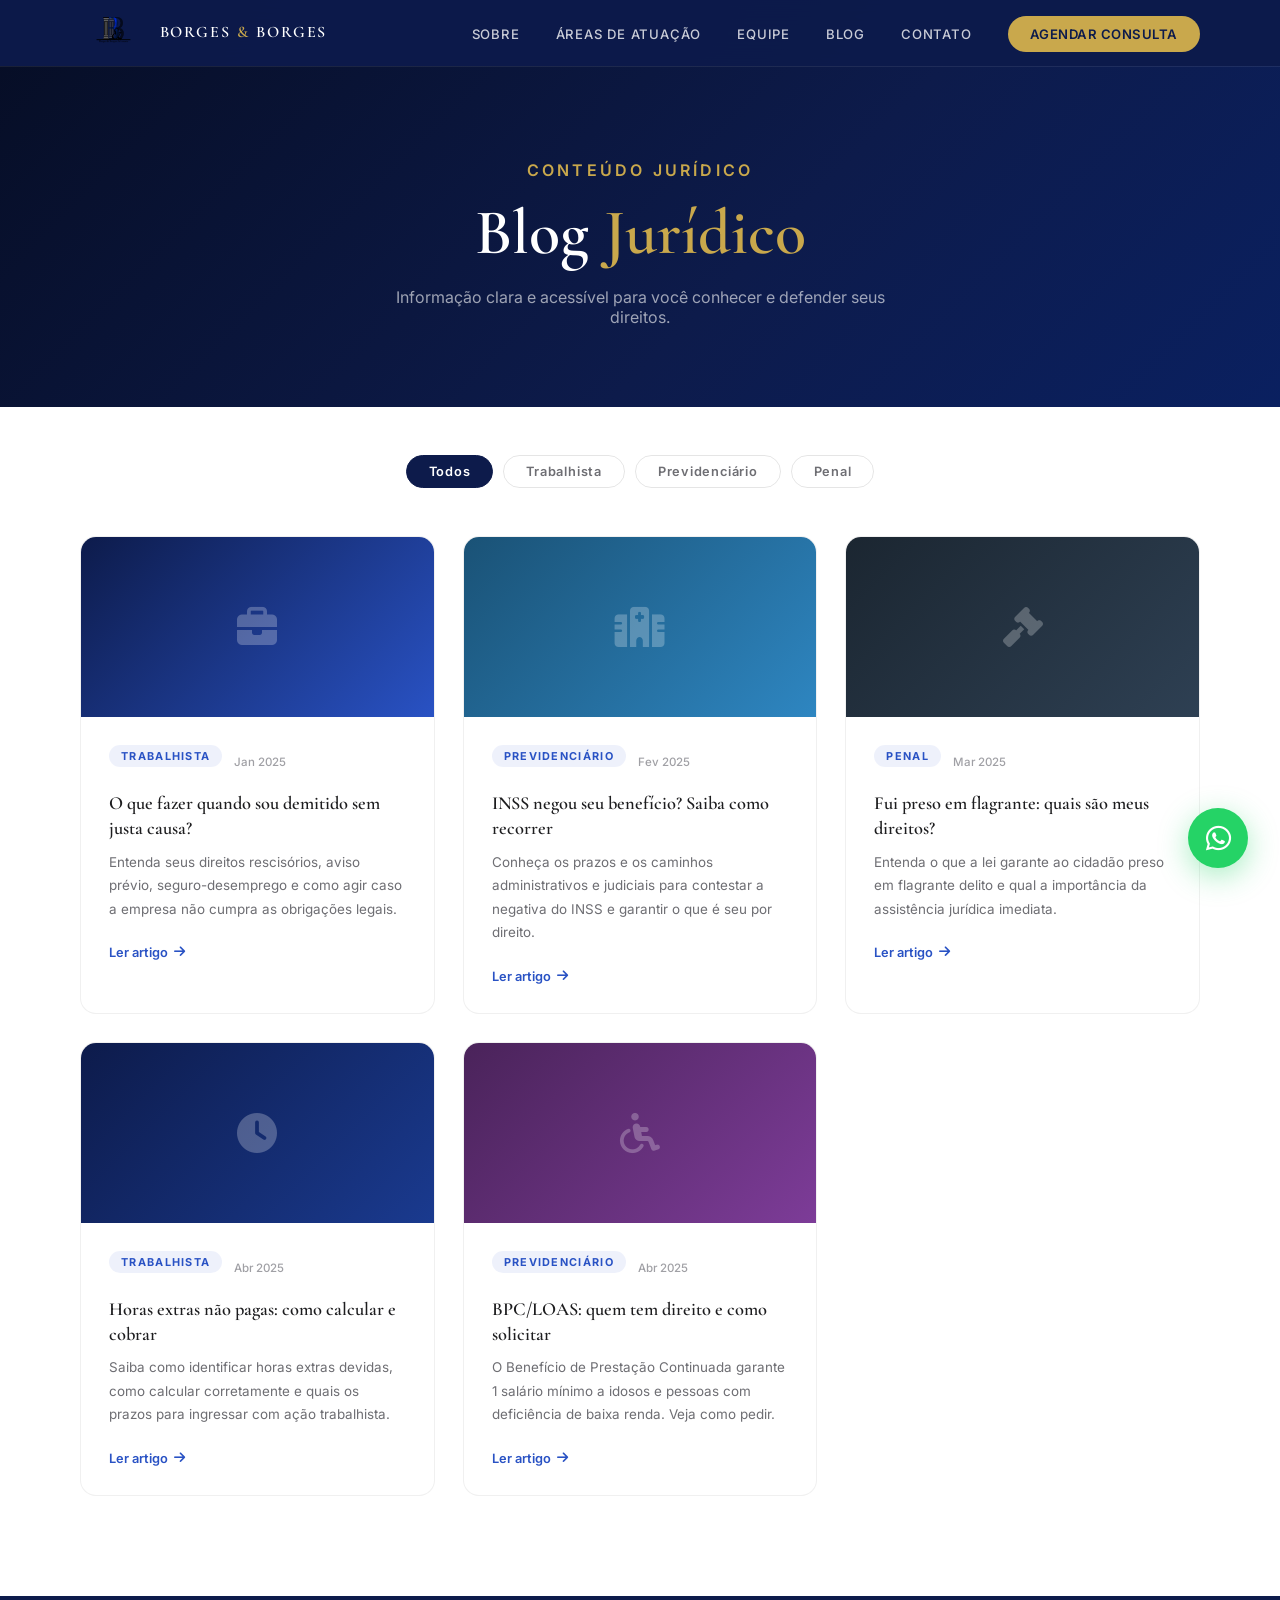
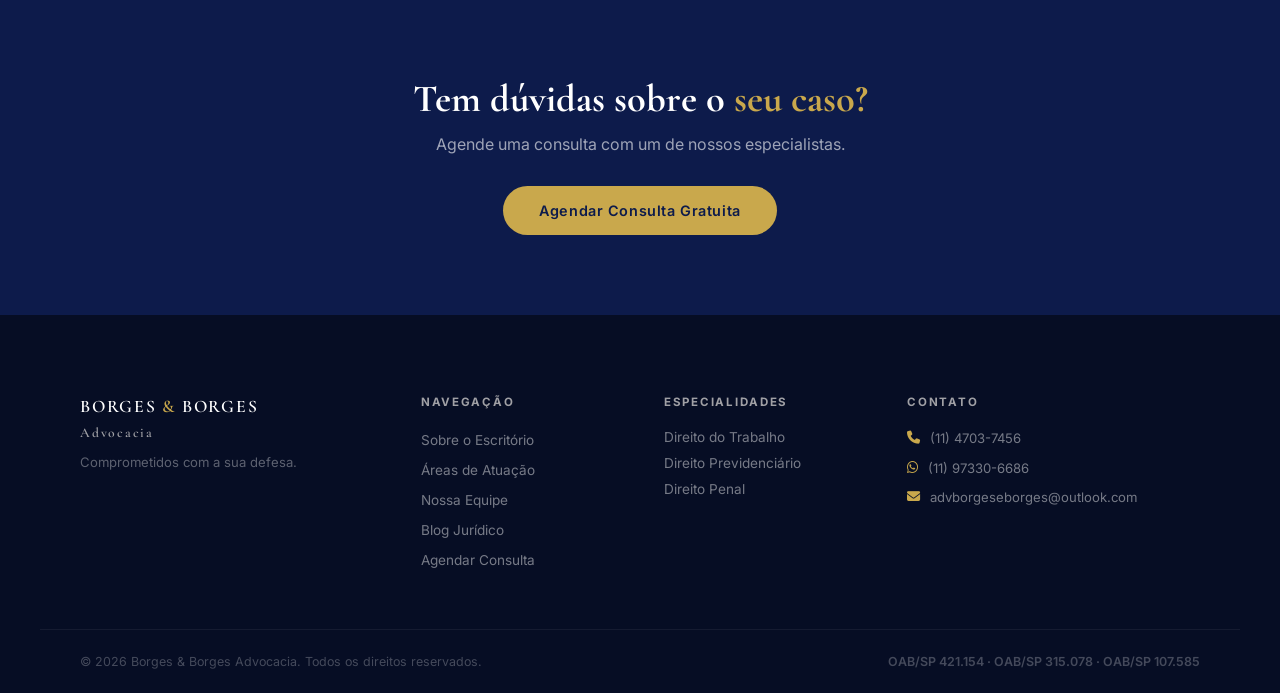
<file: blog.html>
<!DOCTYPE html>
<html lang="pt-BR">
<head>
  <meta charset="UTF-8" />
  <meta name="viewport" content="width=device-width, initial-scale=1.0" />
  <meta name="description" content="Blog Jurídico — Borges & Borges Advocacia. Artigos sobre Direito do Trabalho, Previdenciário e Penal." />
  <title>Blog Jurídico — Borges & Borges Advocacia</title>
  <link rel="preconnect" href="https://fonts.googleapis.com" />
  <link rel="preconnect" href="https://fonts.gstatic.com" crossorigin />
  <link href="https://fonts.googleapis.com/css2?family=Cormorant+Garamond:ital,wght@0,300;0,400;0,500;0,600;0,700;1,400;1,600&family=Inter:wght@300;400;500;600&display=swap" rel="stylesheet" />
  <link rel="stylesheet" href="https://cdnjs.cloudflare.com/ajax/libs/font-awesome/6.5.0/css/all.min.css" />
  <link rel="stylesheet" href="css/style.css?v=20261002" />
  <style>
    /* Blog page extras */
    .blog-hero {
      background: linear-gradient(135deg, #060d24 0%, #0d1b4b 60%, #0a2060 100%);
      padding: 160px 40px 80px;
      text-align: center;
    }
    .blog-hero h1 {
      font-family: var(--font-serif);
      font-size: clamp(2.5rem, 5vw, 4rem);
      color: var(--white);
      font-weight: 600;
      margin-bottom: 16px;
    }
    .blog-hero h1 em { color: var(--gold); font-style: normal; }
    .blog-hero p {
      font-size: 1rem;
      color: rgba(255,255,255,0.6);
      max-width: 500px;
      margin: 0 auto;
    }

    .blog-filters {
      display: flex; justify-content: center; gap: 10px;
      flex-wrap: wrap;
      padding: 48px 40px 0;
      max-width: 900px; margin: 0 auto;
    }
    .filter-btn {
      padding: 8px 22px;
      border-radius: 50px;
      font-size: 0.8rem;
      font-weight: 600;
      letter-spacing: 0.06em;
      border: 1.5px solid rgba(0,0,0,0.1);
      background: transparent;
      color: var(--gray);
      cursor: pointer;
      transition: all 0.2s;
    }
    .filter-btn.active, .filter-btn:hover {
      background: var(--navy);
      color: var(--white);
      border-color: var(--navy);
    }

    .blog-page-grid {
      max-width: 1200px; margin: 0 auto;
      padding: 48px 40px 100px;
      display: grid;
      grid-template-columns: repeat(3, 1fr);
      gap: 28px;
    }

    .blog-page-card {
      background: var(--white);
      border-radius: 16px;
      overflow: hidden;
      border: 1px solid rgba(0,0,0,0.06);
      transition: all 0.4s ease;
    }
    .blog-page-card:hover { transform: translateY(-6px); box-shadow: 0 20px 60px rgba(0,0,0,0.1); }

    .blog-page-img {
      height: 180px;
      display: flex; align-items: center; justify-content: center;
    }
    .blog-page-img i { font-size: 2.5rem; color: rgba(255,255,255,0.25); }

    .blog-page-body { padding: 28px; }
    .blog-page-meta {
      display: flex; align-items: center; gap: 12px;
      margin-bottom: 12px;
    }
    .blog-page-date {
      font-size: 0.72rem;
      color: var(--silver);
      font-weight: 500;
    }
    .blog-page-body h3 {
      font-family: var(--font-serif);
      font-size: 1.15rem;
      font-weight: 600;
      color: var(--dark);
      line-height: 1.35;
      margin-bottom: 10px;
    }
    .blog-page-body p {
      font-size: 0.84rem;
      color: var(--gray);
      line-height: 1.75;
      margin-bottom: 20px;
    }
    .blog-read-link {
      display: inline-flex; align-items: center; gap: 6px;
      font-size: 0.8rem;
      font-weight: 600;
      color: var(--blue-light);
      transition: gap 0.2s;
    }
    .blog-read-link:hover { gap: 10px; }

    .blog-cta-banner {
      background: var(--navy);
      padding: 80px 40px;
      text-align: center;
    }
    .blog-cta-banner h2 {
      font-family: var(--font-serif);
      font-size: clamp(1.8rem, 3vw, 2.8rem);
      color: var(--white);
      margin-bottom: 12px;
    }
    .blog-cta-banner h2 em { color: var(--gold); font-style: normal; }
    .blog-cta-banner p {
      color: rgba(255,255,255,0.6);
      margin-bottom: 32px;
      font-size: 1rem;
    }

    @media (max-width: 900px) {
      .blog-page-grid { grid-template-columns: 1fr 1fr; }
    }
    @media (max-width: 600px) {
      .blog-page-grid { grid-template-columns: 1fr; padding: 32px 24px 60px; }
      .blog-hero { padding: 140px 24px 60px; }
      .blog-filters { padding: 32px 24px 0; }
    }
  </style>
</head>
<body>

  <!-- Navbar -->
  <nav id="navbar" class="scrolled">
    <div class="nav-container">
      <a href="index.html" class="nav-logo">
        <img src="assets/logo.png" alt="Borges & Borges Advocacia" onerror="this.style.display='none'" />
        <span class="nav-logo-text">BORGES <em>&</em> BORGES</span>
      </a>
      <ul class="nav-links">
        <li><a href="index.html#sobre">Sobre</a></li>
        <li><a href="index.html#areas">Áreas de Atuação</a></li>
        <li><a href="index.html#equipe">Equipe</a></li>
        <li><a href="blog.html">Blog</a></li>
        <li><a href="index.html#contato">Contato</a></li>
        <li><a href="index.html#agendamento" class="nav-cta">Agendar Consulta</a></li>
      </ul>
      <button class="nav-toggle" id="navToggle" aria-label="Menu">
        <span></span><span></span><span></span>
      </button>
    </div>
  </nav>

  <!-- Blog Hero -->
  <div class="blog-hero">
    <p class="section-eyebrow" style="color:var(--gold); display:block; margin-bottom:14px;">Conteúdo Jurídico</p>
    <h1>Blog <em>Jurídico</em></h1>
    <p>Informação clara e acessível para você conhecer e defender seus direitos.</p>
  </div>

  <!-- Filters -->
  <div class="blog-filters">
    <button class="filter-btn active">Todos</button>
    <button class="filter-btn">Trabalhista</button>
    <button class="filter-btn">Previdenciário</button>
    <button class="filter-btn">Penal</button>
  </div>

  <!-- Articles Grid -->
  <div class="blog-page-grid">

    <article class="blog-page-card reveal-up">
      <div class="blog-page-img" style="background: linear-gradient(135deg, var(--navy), #2952c4);">
        <i class="fas fa-briefcase"></i>
      </div>
      <div class="blog-page-body">
        <div class="blog-page-meta">
          <span class="blog-tag">Trabalhista</span>
          <span class="blog-page-date">Jan 2025</span>
        </div>
        <h3>O que fazer quando sou demitido sem justa causa?</h3>
        <p>Entenda seus direitos rescisórios, aviso prévio, seguro-desemprego e como agir caso a empresa não cumpra as obrigações legais.</p>
        <a href="#" class="blog-read-link">Ler artigo <i class="fas fa-arrow-right"></i></a>
      </div>
    </article>

    <article class="blog-page-card reveal-up delay-1">
      <div class="blog-page-img" style="background: linear-gradient(135deg, #1a5276, #2e86c1);">
        <i class="fas fa-hospital"></i>
      </div>
      <div class="blog-page-body">
        <div class="blog-page-meta">
          <span class="blog-tag">Previdenciário</span>
          <span class="blog-page-date">Fev 2025</span>
        </div>
        <h3>INSS negou seu benefício? Saiba como recorrer</h3>
        <p>Conheça os prazos e os caminhos administrativos e judiciais para contestar a negativa do INSS e garantir o que é seu por direito.</p>
        <a href="#" class="blog-read-link">Ler artigo <i class="fas fa-arrow-right"></i></a>
      </div>
    </article>

    <article class="blog-page-card reveal-up delay-2">
      <div class="blog-page-img" style="background: linear-gradient(135deg, #1b2631, #2e4053);">
        <i class="fas fa-gavel"></i>
      </div>
      <div class="blog-page-body">
        <div class="blog-page-meta">
          <span class="blog-tag">Penal</span>
          <span class="blog-page-date">Mar 2025</span>
        </div>
        <h3>Fui preso em flagrante: quais são meus direitos?</h3>
        <p>Entenda o que a lei garante ao cidadão preso em flagrante delito e qual a importância da assistência jurídica imediata.</p>
        <a href="#" class="blog-read-link">Ler artigo <i class="fas fa-arrow-right"></i></a>
      </div>
    </article>

    <article class="blog-page-card reveal-up delay-2">
      <div class="blog-page-img" style="background: linear-gradient(135deg, var(--navy), #1a3a8f);">
        <i class="fas fa-clock"></i>
      </div>
      <div class="blog-page-body">
        <div class="blog-page-meta">
          <span class="blog-tag">Trabalhista</span>
          <span class="blog-page-date">Abr 2025</span>
        </div>
        <h3>Horas extras não pagas: como calcular e cobrar</h3>
        <p>Saiba como identificar horas extras devidas, como calcular corretamente e quais os prazos para ingressar com ação trabalhista.</p>
        <a href="#" class="blog-read-link">Ler artigo <i class="fas fa-arrow-right"></i></a>
      </div>
    </article>

    <article class="blog-page-card reveal-up delay-3">
      <div class="blog-page-img" style="background: linear-gradient(135deg, #4a235a, #7d3c98);">
        <i class="fas fa-wheelchair"></i>
      </div>
      <div class="blog-page-body">
        <div class="blog-page-meta">
          <span class="blog-tag">Previdenciário</span>
          <span class="blog-page-date">Abr 2025</span>
        </div>
        <h3>BPC/LOAS: quem tem direito e como solicitar</h3>
        <p>O Benefício de Prestação Continuada garante 1 salário mínimo a idosos e pessoas com deficiência de baixa renda. Veja como pedir.</p>
        <a href="#" class="blog-read-link">Ler artigo <i class="fas fa-arrow-right"></i></a>
      </div>
    </article>

  </div>

  <!-- CTA Banner -->
  <div class="blog-cta-banner">
    <h2>Tem dúvidas sobre o <em>seu caso?</em></h2>
    <p>Agende uma consulta com um de nossos especialistas.</p>
    <a href="index.html#agendamento" class="btn-primary">Agendar Consulta Gratuita</a>
  </div>

  <!-- Footer -->
  <footer id="footer">
    <div class="footer-top">
      <div class="footer-brand">
        <p class="footer-brand-name">BORGES <span>&</span> BORGES<br /><em>Advocacia</em></p>
        <p class="footer-tagline">Comprometidos com a sua defesa.</p>
      </div>
      <div class="footer-nav">
        <h5>Navegação</h5>
        <ul>
          <li><a href="index.html#sobre">Sobre o Escritório</a></li>
          <li><a href="index.html#areas">Áreas de Atuação</a></li>
          <li><a href="index.html#equipe">Nossa Equipe</a></li>
          <li><a href="blog.html">Blog Jurídico</a></li>
          <li><a href="index.html#agendamento">Agendar Consulta</a></li>
        </ul>
      </div>
      <div class="footer-areas">
        <h5>Especialidades</h5>
        <ul>
          <li>Direito do Trabalho</li>
          <li>Direito Previdenciário</li>
          <li>Direito Penal</li>
        </ul>
      </div>
      <div class="footer-contact">
        <h5>Contato</h5>
        <p><i class="fas fa-phone"></i> (11) 4703-7456</p>
        <p><i class="fab fa-whatsapp"></i> (11) 97330-6686</p>
        <p><i class="fas fa-envelope"></i> advborgeseborges@outlook.com</p>
      </div>
    </div>
    <div class="footer-bottom">
      <p>© <span id="year"></span> Borges & Borges Advocacia. Todos os direitos reservados.</p>
      <p class="footer-oab">OAB/SP 421.154 · OAB/SP 315.078 · OAB/SP 107.585</p>
    </div>
  </footer>

  <a href="https://wa.me/5511973306686?text=Olá!%20Vim%20pelo%20site%20e%20gostaria%20de%20agendar%20uma%20consulta."
     target="_blank" class="whatsapp-float" aria-label="WhatsApp">
    <i class="fab fa-whatsapp"></i>
    <span class="wpp-tooltip">Fale no WhatsApp</span>
  </a>

  <button id="backTop" aria-label="Voltar ao topo"><i class="fas fa-chevron-up"></i></button>

  <script>
    // Filter buttons
    document.querySelectorAll('.filter-btn').forEach(btn => {
      btn.addEventListener('click', function() {
        document.querySelectorAll('.filter-btn').forEach(b => b.classList.remove('active'));
        this.classList.add('active');
      });
    });
    // Year
    document.getElementById('year').textContent = new Date().getFullYear();
    // Back to top
    const backTop = document.getElementById('backTop');
    window.addEventListener('scroll', () => {
      backTop.classList.toggle('visible', window.scrollY > 400);
    });
    backTop.addEventListener('click', () => window.scrollTo({ top: 0, behavior: 'smooth' }));
    // Reveal
    const obs = new IntersectionObserver(entries => {
      entries.forEach(e => { if (e.isIntersecting) { e.target.classList.add('visible'); obs.unobserve(e.target); }});
    }, { threshold: 0.1 });
    document.querySelectorAll('.reveal-up').forEach(el => obs.observe(el));
  </script>
</body>
</html>
</file>
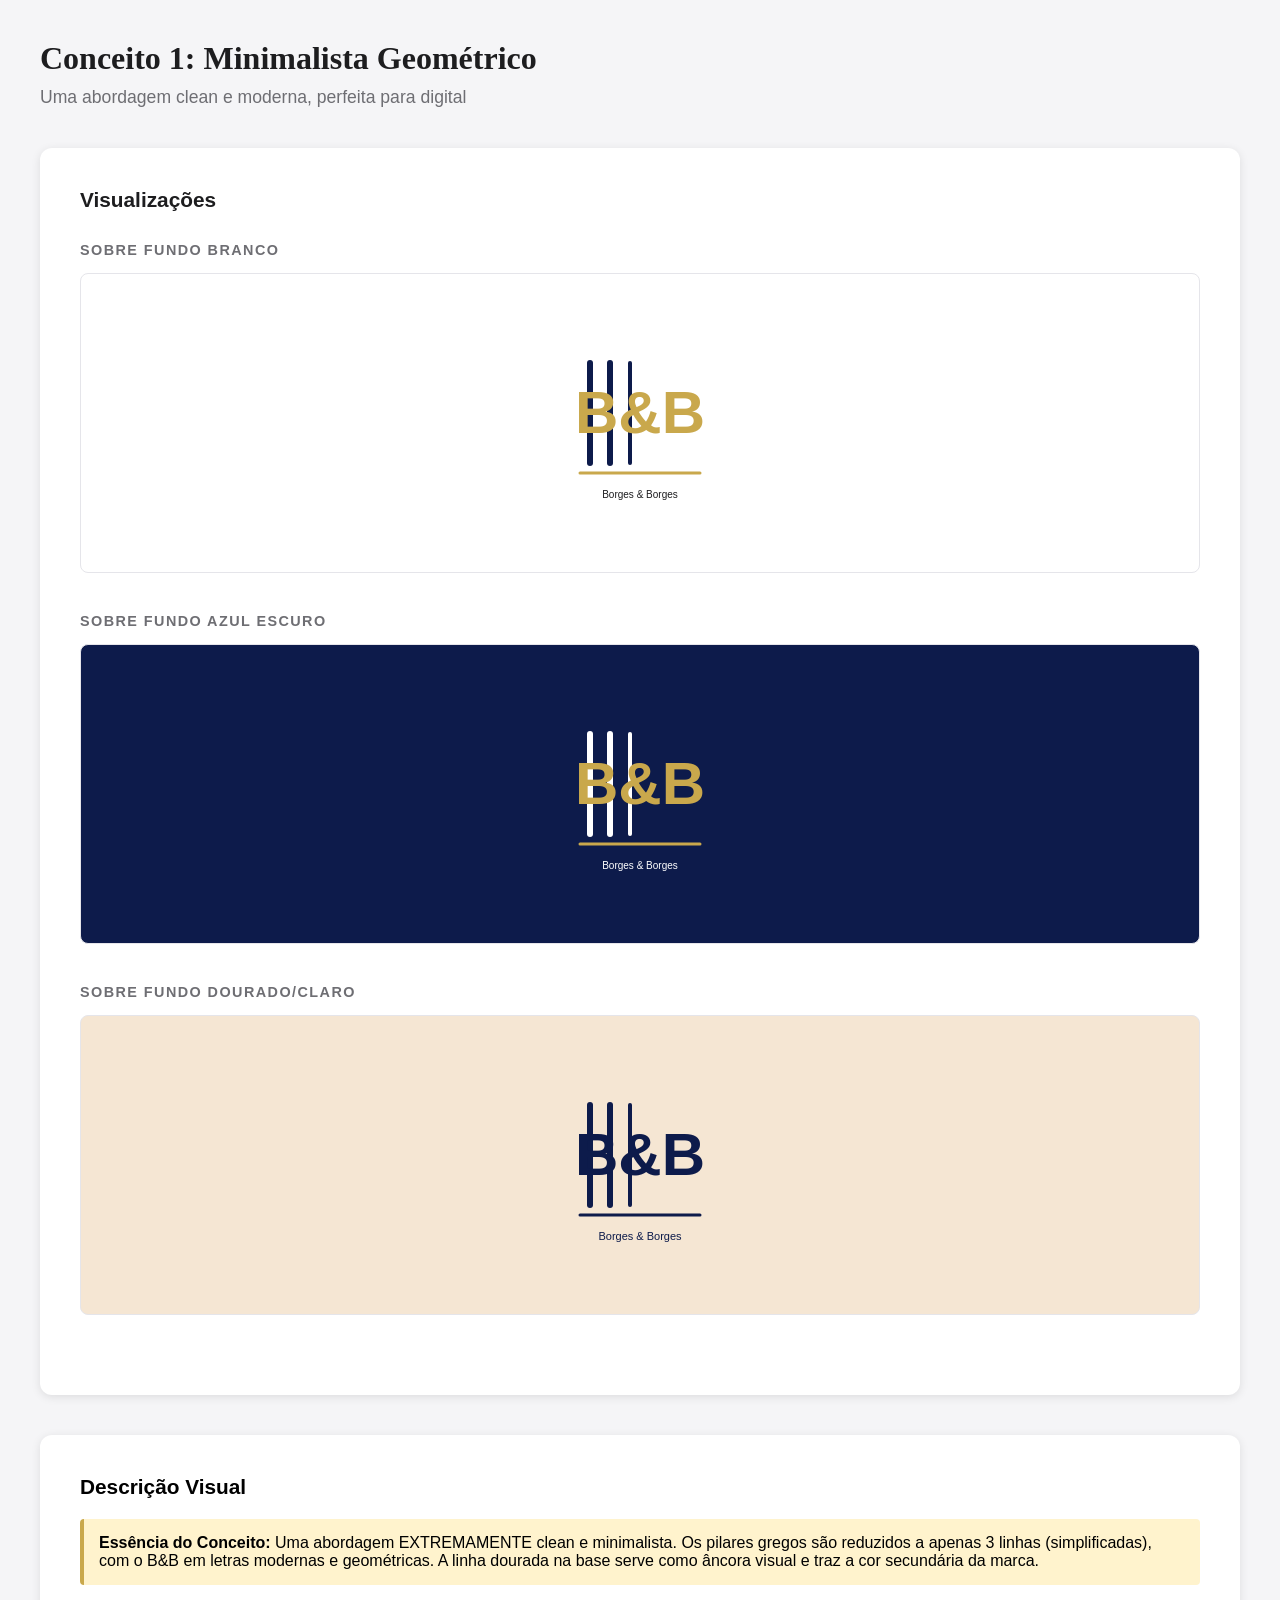
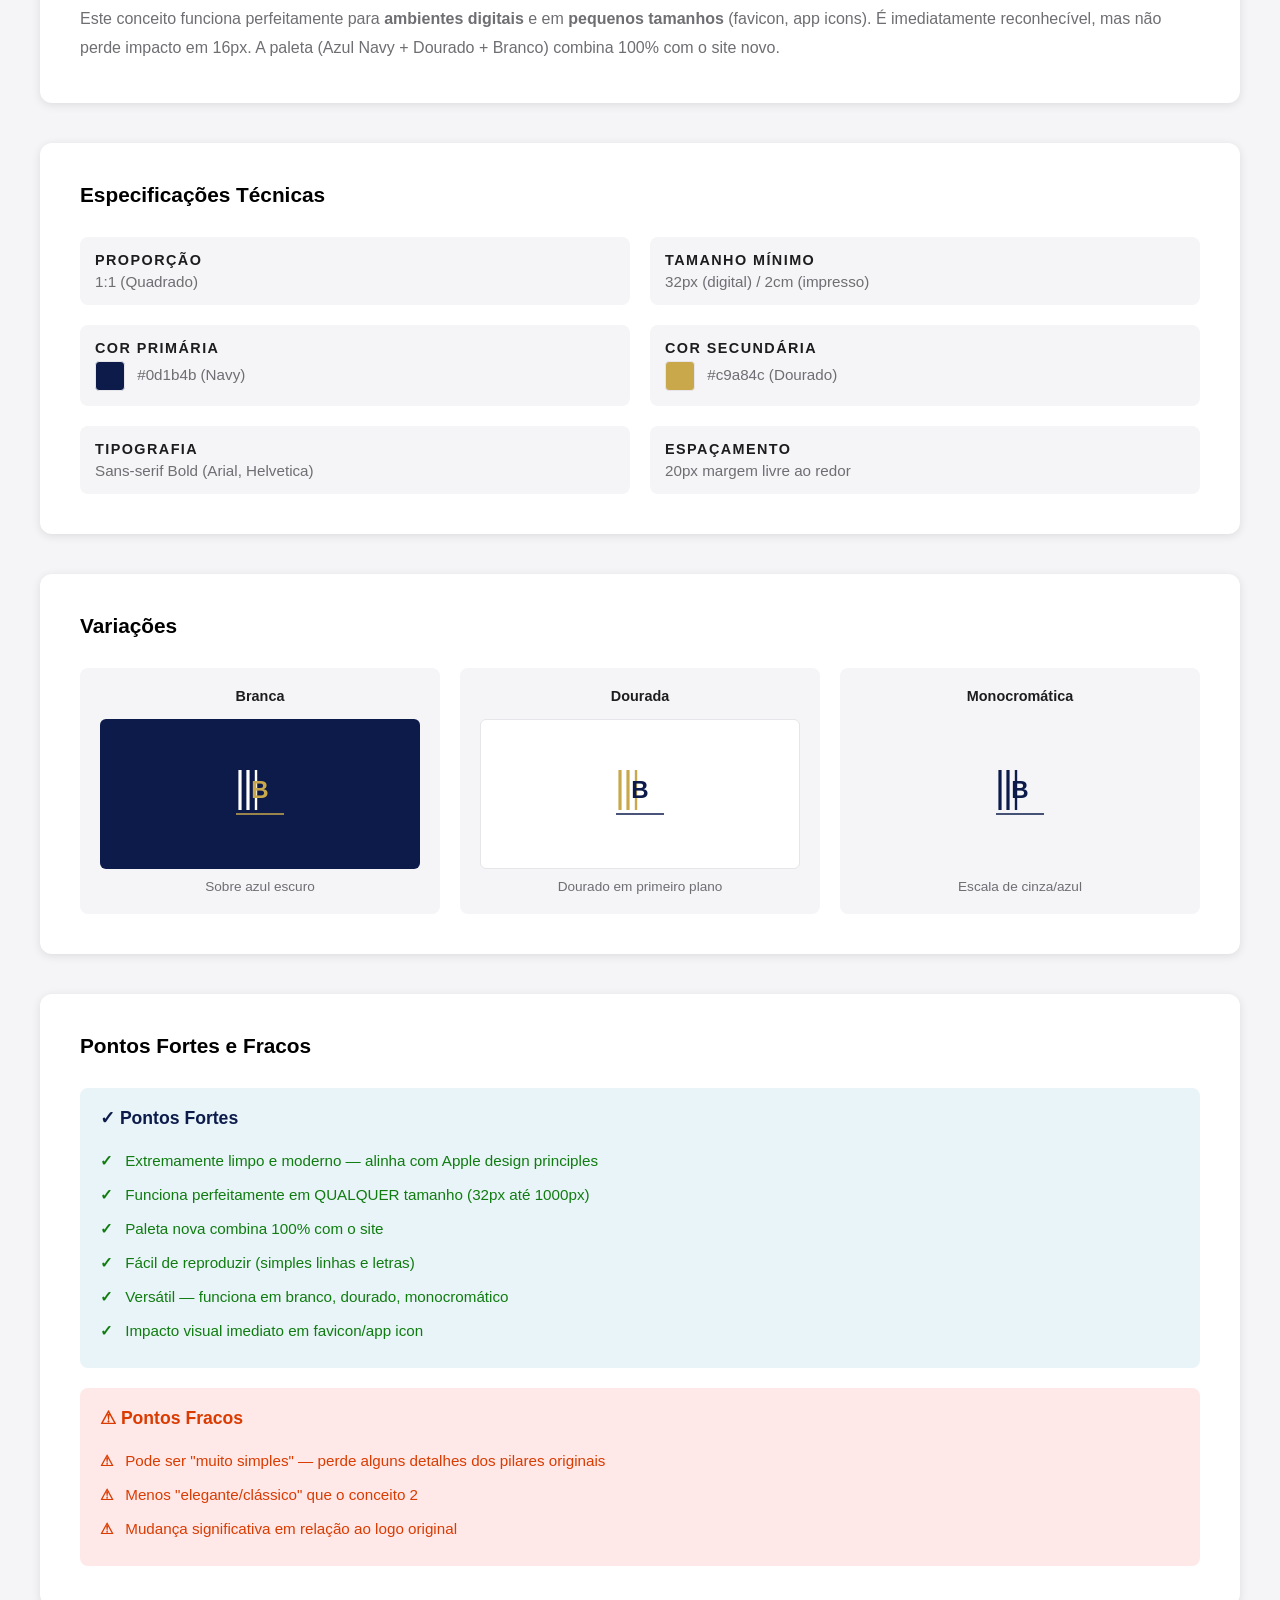
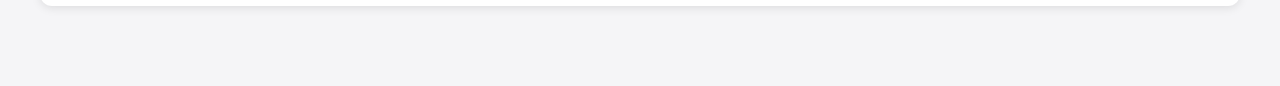
<file: conceito-1-minimalista.html>
<!DOCTYPE html>
<html lang="pt-BR">
<head>
  <meta charset="UTF-8">
  <meta name="viewport" content="width=device-width, initial-scale=1.0">
  <title>Conceito 1 — Minimalista Geométrico | Borges & Borges</title>
  <style>
    * { margin: 0; padding: 0; box-sizing: border-box; }
    body {
      font-family: 'Inter', -apple-system, sans-serif;
      background: #f5f5f7;
      padding: 40px 20px;
    }
    .container {
      max-width: 1200px;
      margin: 0 auto;
    }
    h1 {
      font-size: 2rem;
      color: #1d1d1f;
      margin-bottom: 10px;
      font-family: 'Cormorant Garamond', serif;
    }
    .subtitle {
      color: #6e6e73;
      margin-bottom: 40px;
      font-size: 1.1rem;
    }
    .preview-section {
      background: white;
      border-radius: 12px;
      padding: 40px;
      margin-bottom: 40px;
      box-shadow: 0 2px 10px rgba(0,0,0,0.1);
    }
    .logo-display {
      display: flex;
      justify-content: center;
      align-items: center;
      min-height: 300px;
      margin-bottom: 40px;
      border-radius: 8px;
      background: #ffffff;
      border: 1px solid #e5e5ea;
    }
    .logo-display.dark {
      background: #0d1b4b;
    }
    .logo-display.gold-bg {
      background: #f5e6d3;
    }
    svg {
      width: 200px;
      height: 200px;
    }
    .specs {
      display: grid;
      grid-template-columns: 1fr 1fr;
      gap: 20px;
      margin-top: 30px;
    }
    .spec-item {
      padding: 15px;
      background: #f5f5f7;
      border-radius: 8px;
    }
    .spec-label {
      font-weight: 600;
      color: #1d1d1f;
      margin-bottom: 5px;
      font-size: 0.9rem;
      text-transform: uppercase;
      letter-spacing: 0.1em;
    }
    .spec-value {
      color: #6e6e73;
      font-size: 0.95rem;
    }
    .color-swatch {
      display: inline-block;
      width: 30px;
      height: 30px;
      border-radius: 4px;
      vertical-align: middle;
      margin-right: 8px;
      border: 1px solid #e5e5ea;
    }
    .description {
      background: #fff3cd;
      border-left: 4px solid #c9a84c;
      padding: 15px;
      border-radius: 4px;
      margin-bottom: 20px;
    }
    .variations {
      display: grid;
      grid-template-columns: repeat(3, 1fr);
      gap: 20px;
      margin-top: 30px;
    }
    .variation {
      text-align: center;
      padding: 20px;
      background: #f5f5f7;
      border-radius: 8px;
    }
    .variation h4 {
      font-size: 0.9rem;
      color: #1d1d1f;
      margin-bottom: 15px;
      font-weight: 600;
    }
    .variation-preview {
      width: 100%;
      height: 150px;
      display: flex;
      align-items: center;
      justify-content: center;
      border-radius: 6px;
      margin-bottom: 10px;
    }
    .comparison {
      background: #e8f4f8;
      padding: 20px;
      border-radius: 8px;
      margin-top: 30px;
    }
    .comparison h3 {
      color: #0d1b4b;
      margin-bottom: 15px;
      font-size: 1.1rem;
    }
    .pro, .con {
      padding: 8px 0;
      font-size: 0.95rem;
    }
    .pro {
      color: #107c10;
    }
    .pro::before {
      content: '✓ ';
      font-weight: bold;
      margin-right: 8px;
    }
    .con {
      color: #da3b01;
    }
    .con::before {
      content: '⚠ ';
      font-weight: bold;
      margin-right: 8px;
    }
  </style>
</head>
<body>

<div class="container">
  <h1>Conceito 1: Minimalista Geométrico</h1>
  <p class="subtitle">Uma abordagem clean e moderna, perfeita para digital</p>

  <!-- Preview -->
  <div class="preview-section">
    <h2 style="margin-bottom: 30px; color: #1d1d1f; font-size: 1.3rem;">Visualizações</h2>

    <!-- Fundo branco -->
    <div style="margin-bottom: 40px;">
      <h3 style="font-size: 0.9rem; color: #6e6e73; margin-bottom: 15px; text-transform: uppercase; letter-spacing: 0.1em;">Sobre Fundo Branco</h3>
      <div class="logo-display">
        <svg viewBox="0 0 200 200" xmlns="http://www.w3.org/2000/svg">
          <!-- Pilares simplificados -->
          <line x1="50" y1="40" x2="50" y2="140" stroke="#0d1b4b" stroke-width="6" stroke-linecap="round"/>
          <line x1="70" y1="40" x2="70" y2="140" stroke="#0d1b4b" stroke-width="6" stroke-linecap="round"/>
          <line x1="90" y1="40" x2="90" y2="140" stroke="#0d1b4b" stroke-width="4" stroke-linecap="round"/>

          <!-- B&B -->
          <text x="100" y="110" font-family="Arial, sans-serif" font-size="60" font-weight="bold" fill="#c9a84c" text-anchor="middle">B&B</text>

          <!-- Linha base -->
          <line x1="40" y1="150" x2="160" y2="150" stroke="#c9a84c" stroke-width="3" stroke-linecap="round"/>

          <!-- Texto -->
          <text x="100" y="175" font-family="Arial, sans-serif" font-size="10" fill="#1d1d1f" text-anchor="middle">Borges & Borges</text>
        </svg>
      </div>
    </div>

    <!-- Fundo escuro -->
    <div style="margin-bottom: 40px;">
      <h3 style="font-size: 0.9rem; color: #6e6e73; margin-bottom: 15px; text-transform: uppercase; letter-spacing: 0.1em;">Sobre Fundo Azul Escuro</h3>
      <div class="logo-display dark">
        <svg viewBox="0 0 200 200" xmlns="http://www.w3.org/2000/svg">
          <!-- Pilares -->
          <line x1="50" y1="40" x2="50" y2="140" stroke="#ffffff" stroke-width="6" stroke-linecap="round"/>
          <line x1="70" y1="40" x2="70" y2="140" stroke="#ffffff" stroke-width="6" stroke-linecap="round"/>
          <line x1="90" y1="40" x2="90" y2="140" stroke="#ffffff" stroke-width="4" stroke-linecap="round"/>

          <!-- B&B -->
          <text x="100" y="110" font-family="Arial, sans-serif" font-size="60" font-weight="bold" fill="#c9a84c" text-anchor="middle">B&B</text>

          <!-- Linha base -->
          <line x1="40" y1="150" x2="160" y2="150" stroke="#c9a84c" stroke-width="3" stroke-linecap="round"/>

          <!-- Texto -->
          <text x="100" y="175" font-family="Arial, sans-serif" font-size="10" fill="#ffffff" text-anchor="middle">Borges & Borges</text>
        </svg>
      </div>
    </div>

    <!-- Fundo dourado -->
    <div>
      <h3 style="font-size: 0.9rem; color: #6e6e73; margin-bottom: 15px; text-transform: uppercase; letter-spacing: 0.1em;">Sobre Fundo Dourado/Claro</h3>
      <div class="logo-display gold-bg">
        <svg viewBox="0 0 200 200" xmlns="http://www.w3.org/2000/svg">
          <!-- Pilares -->
          <line x1="50" y1="40" x2="50" y2="140" stroke="#0d1b4b" stroke-width="6" stroke-linecap="round"/>
          <line x1="70" y1="40" x2="70" y2="140" stroke="#0d1b4b" stroke-width="6" stroke-linecap="round"/>
          <line x1="90" y1="40" x2="90" y2="140" stroke="#0d1b4b" stroke-width="4" stroke-linecap="round"/>

          <!-- B&B -->
          <text x="100" y="110" font-family="Arial, sans-serif" font-size="60" font-weight="bold" fill="#0d1b4b" text-anchor="middle">B&B</text>

          <!-- Linha base -->
          <line x1="40" y1="150" x2="160" y2="150" stroke="#0d1b4b" stroke-width="3" stroke-linecap="round"/>

          <!-- Texto -->
          <text x="100" y="175" font-family="Arial, sans-serif" font-size="11" fill="#0d1b4b" text-anchor="middle">Borges & Borges</text>
        </svg>
      </div>
    </div>
  </div>

  <!-- Descrição -->
  <div class="preview-section">
    <h2 style="margin-bottom: 20px; font-size: 1.3rem;">Descrição Visual</h2>
    <div class="description">
      <strong>Essência do Conceito:</strong> Uma abordagem EXTREMAMENTE clean e minimalista. Os pilares gregos são reduzidos a apenas 3 linhas (simplificadas), com o B&B em letras modernas e geométricas. A linha dourada na base serve como âncora visual e traz a cor secundária da marca.
    </div>
    <p style="line-height: 1.8; color: #6e6e73;">
      Este conceito funciona perfeitamente para <strong>ambientes digitais</strong> e em <strong>pequenos tamanhos</strong> (favicon, app icons). É imediatamente reconhecível, mas não perde impacto em 16px. A paleta (Azul Navy + Dourado + Branco) combina 100% com o site novo.
    </p>
  </div>

  <!-- Especificações -->
  <div class="preview-section">
    <h2 style="margin-bottom: 20px; font-size: 1.3rem;">Especificações Técnicas</h2>
    <div class="specs">
      <div class="spec-item">
        <div class="spec-label">Proporção</div>
        <div class="spec-value">1:1 (Quadrado)</div>
      </div>
      <div class="spec-item">
        <div class="spec-label">Tamanho Mínimo</div>
        <div class="spec-value">32px (digital) / 2cm (impresso)</div>
      </div>
      <div class="spec-item">
        <div class="spec-label">Cor Primária</div>
        <div class="spec-value">
          <span class="color-swatch" style="background: #0d1b4b;"></span>
          #0d1b4b (Navy)
        </div>
      </div>
      <div class="spec-item">
        <div class="spec-label">Cor Secundária</div>
        <div class="spec-value">
          <span class="color-swatch" style="background: #c9a84c;"></span>
          #c9a84c (Dourado)
        </div>
      </div>
      <div class="spec-item">
        <div class="spec-label">Tipografia</div>
        <div class="spec-value">Sans-serif Bold (Arial, Helvetica)</div>
      </div>
      <div class="spec-item">
        <div class="spec-label">Espaçamento</div>
        <div class="spec-value">20px margem livre ao redor</div>
      </div>
    </div>
  </div>

  <!-- Variações -->
  <div class="preview-section">
    <h2 style="margin-bottom: 30px; font-size: 1.3rem;">Variações</h2>
    <div class="variations">
      <div class="variation">
        <h4>Branca</h4>
        <div class="variation-preview" style="background: #0d1b4b;">
          <svg viewBox="0 0 100 100" xmlns="http://www.w3.org/2000/svg" style="width: 80px; height: 80px;">
            <line x1="25" y1="20" x2="25" y2="70" stroke="#ffffff" stroke-width="4"/>
            <line x1="35" y1="20" x2="35" y2="70" stroke="#ffffff" stroke-width="4"/>
            <line x1="45" y1="20" x2="45" y2="70" stroke="#ffffff" stroke-width="3"/>
            <text x="50" y="55" font-family="Arial" font-size="30" font-weight="bold" fill="#c9a84c" text-anchor="middle">B</text>
            <line x1="20" y1="75" x2="80" y2="75" stroke="#c9a84c" stroke-width="2"/>
          </svg>
        </div>
        <p style="font-size: 0.85rem; color: #6e6e73;">Sobre azul escuro</p>
      </div>
      <div class="variation">
        <h4>Dourada</h4>
        <div class="variation-preview" style="background: #ffffff; border: 1px solid #e5e5ea;">
          <svg viewBox="0 0 100 100" xmlns="http://www.w3.org/2000/svg" style="width: 80px; height: 80px;">
            <line x1="25" y1="20" x2="25" y2="70" stroke="#c9a84c" stroke-width="4"/>
            <line x1="35" y1="20" x2="35" y2="70" stroke="#c9a84c" stroke-width="4"/>
            <line x1="45" y1="20" x2="45" y2="70" stroke="#c9a84c" stroke-width="3"/>
            <text x="50" y="55" font-family="Arial" font-size="30" font-weight="bold" fill="#0d1b4b" text-anchor="middle">B</text>
            <line x1="20" y1="75" x2="80" y2="75" stroke="#0d1b4b" stroke-width="2"/>
          </svg>
        </div>
        <p style="font-size: 0.85rem; color: #6e6e73;">Dourado em primeiro plano</p>
      </div>
      <div class="variation">
        <h4>Monocromática</h4>
        <div class="variation-preview" style="background: #f5f5f7;">
          <svg viewBox="0 0 100 100" xmlns="http://www.w3.org/2000/svg" style="width: 80px; height: 80px;">
            <line x1="25" y1="20" x2="25" y2="70" stroke="#0d1b4b" stroke-width="4"/>
            <line x1="35" y1="20" x2="35" y2="70" stroke="#0d1b4b" stroke-width="4"/>
            <line x1="45" y1="20" x2="45" y2="70" stroke="#0d1b4b" stroke-width="3"/>
            <text x="50" y="55" font-family="Arial" font-size="30" font-weight="bold" fill="#0d1b4b" text-anchor="middle">B</text>
            <line x1="20" y1="75" x2="80" y2="75" stroke="#0d1b4b" stroke-width="2"/>
          </svg>
        </div>
        <p style="font-size: 0.85rem; color: #6e6e73;">Escala de cinza/azul</p>
      </div>
    </div>
  </div>

  <!-- Avaliação -->
  <div class="preview-section">
    <h2 style="margin-bottom: 20px; font-size: 1.3rem;">Pontos Fortes e Fracos</h2>
    <div class="comparison">
      <h3>✓ Pontos Fortes</h3>
      <div class="pro">Extremamente limpo e moderno — alinha com Apple design principles</div>
      <div class="pro">Funciona perfeitamente em QUALQUER tamanho (32px até 1000px)</div>
      <div class="pro">Paleta nova combina 100% com o site</div>
      <div class="pro">Fácil de reproduzir (simples linhas e letras)</div>
      <div class="pro">Versátil — funciona em branco, dourado, monocromático</div>
      <div class="pro">Impacto visual imediato em favicon/app icon</div>
    </div>
    <div class="comparison" style="margin-top: 20px; background: #ffe8e8; border-color: #da3b01;">
      <h3 style="color: #da3b01;">⚠ Pontos Fracos</h3>
      <div class="con">Pode ser "muito simples" — perde alguns detalhes dos pilares originais</div>
      <div class="con">Menos "elegante/clássico" que o conceito 2</div>
      <div class="con">Mudança significativa em relação ao logo original</div>
    </div>
  </div>

</div>

</body>
</html>
</file>
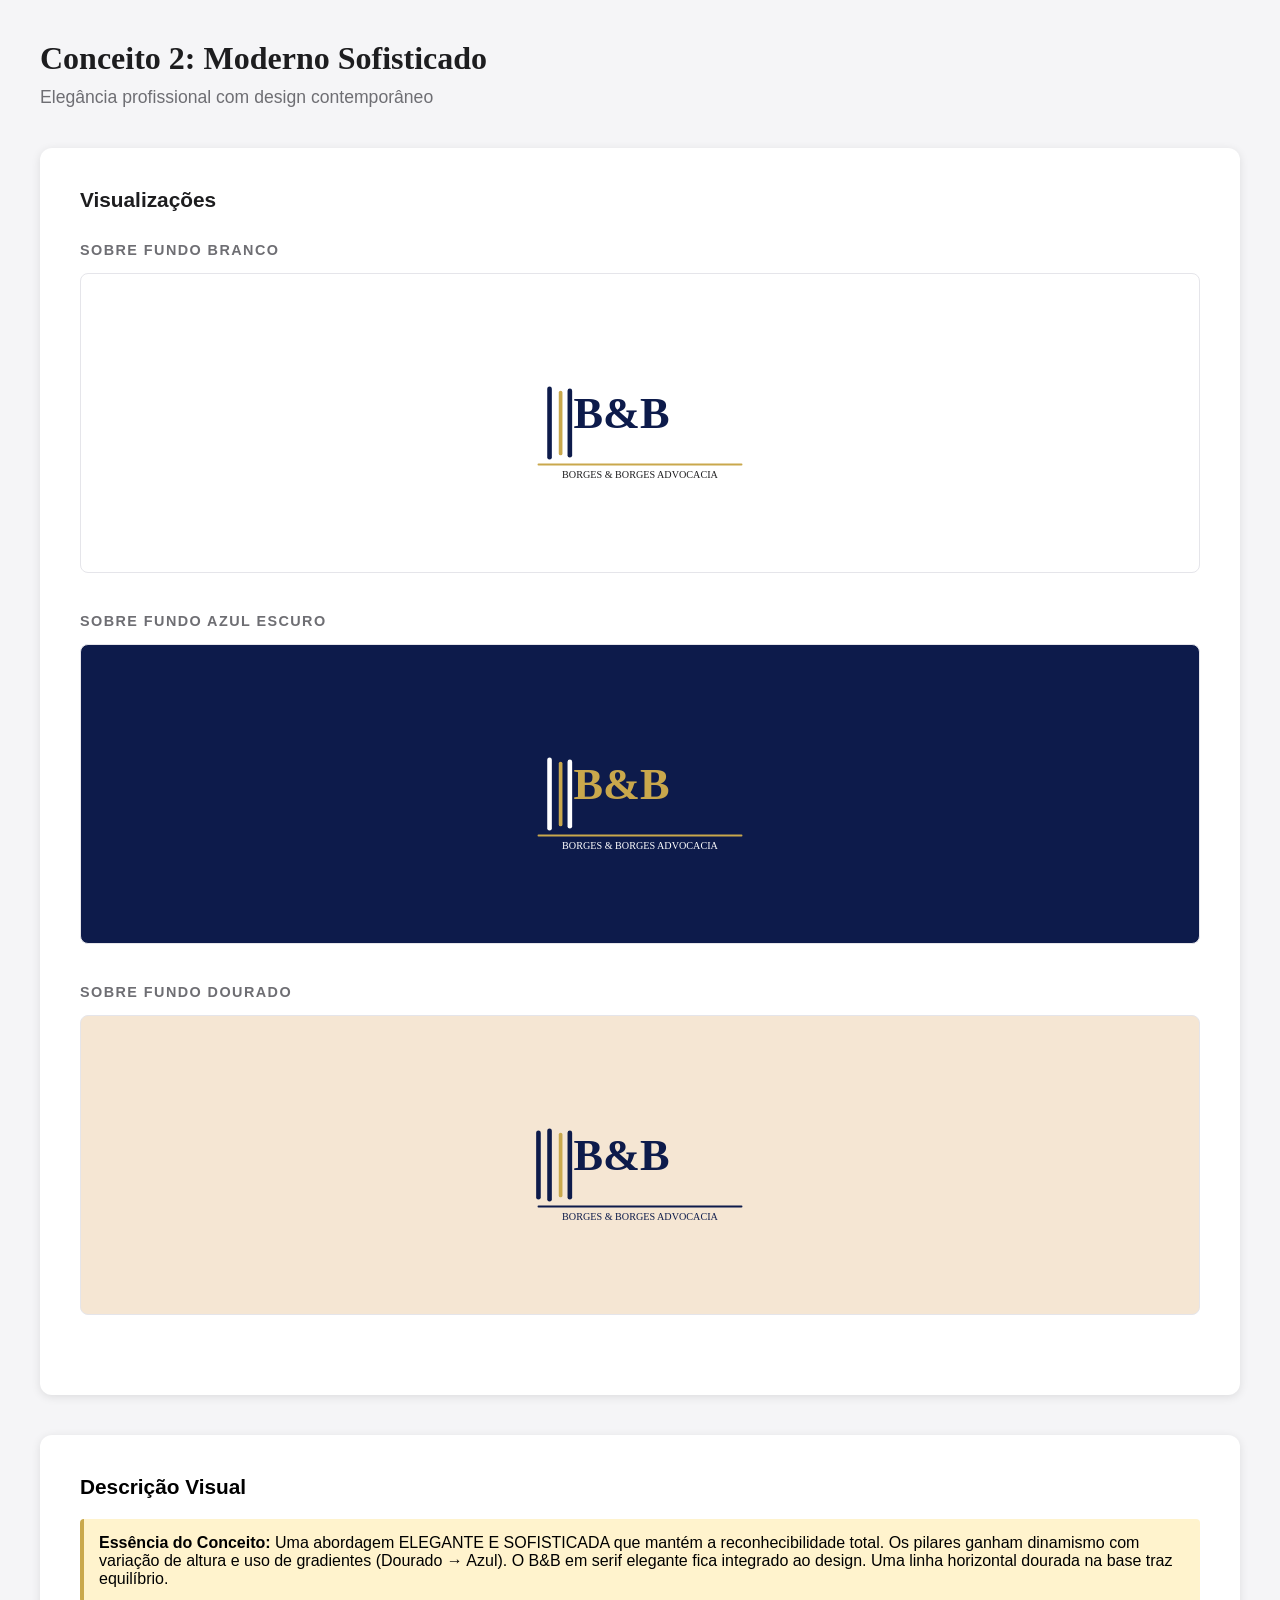
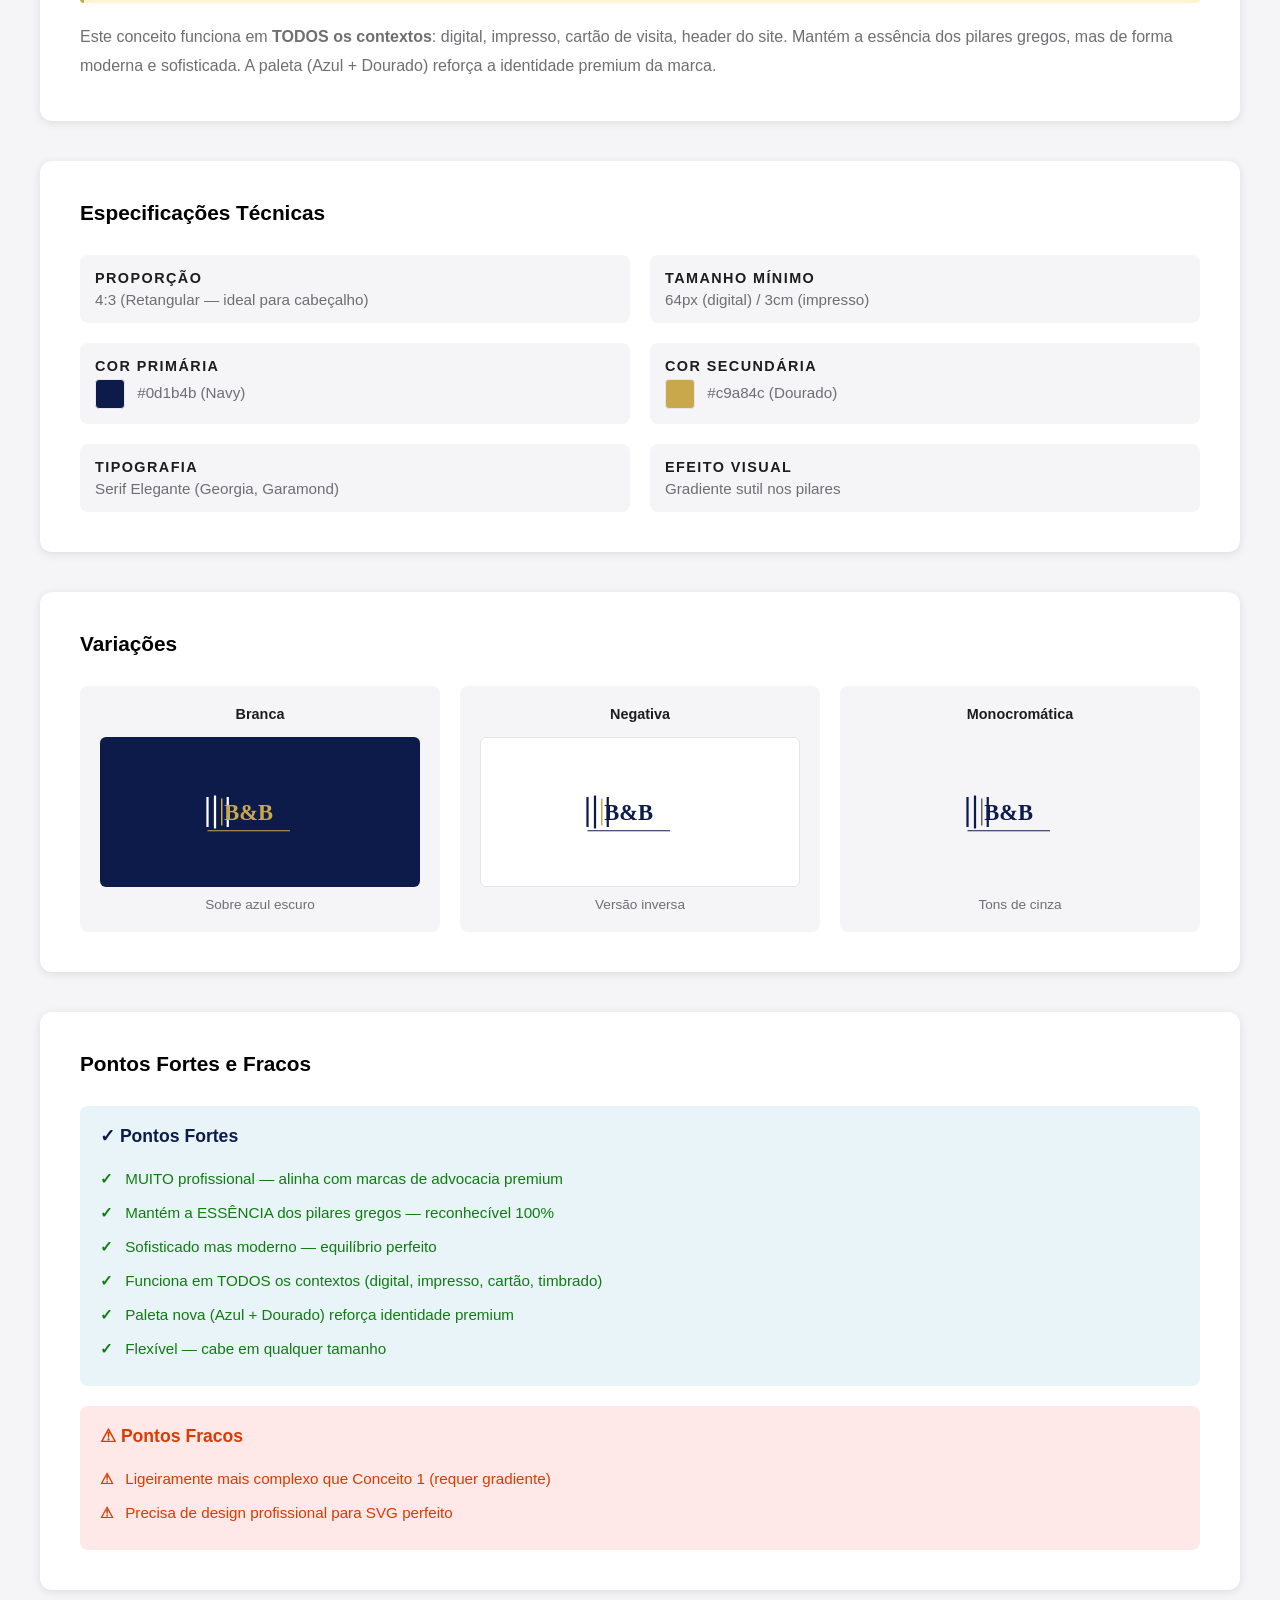
<file: conceito-2-sofisticado.html>
<!DOCTYPE html>
<html lang="pt-BR">
<head>
  <meta charset="UTF-8">
  <meta name="viewport" content="width=device-width, initial-scale=1.0">
  <title>Conceito 2 — Moderno Sofisticado | Borges & Borges</title>
  <style>
    * { margin: 0; padding: 0; box-sizing: border-box; }
    body {
      font-family: 'Inter', -apple-system, sans-serif;
      background: #f5f5f7;
      padding: 40px 20px;
    }
    .container {
      max-width: 1200px;
      margin: 0 auto;
    }
    h1 {
      font-size: 2rem;
      color: #1d1d1f;
      margin-bottom: 10px;
      font-family: 'Cormorant Garamond', serif;
    }
    .subtitle {
      color: #6e6e73;
      margin-bottom: 40px;
      font-size: 1.1rem;
    }
    .preview-section {
      background: white;
      border-radius: 12px;
      padding: 40px;
      margin-bottom: 40px;
      box-shadow: 0 2px 10px rgba(0,0,0,0.1);
    }
    .logo-display {
      display: flex;
      justify-content: center;
      align-items: center;
      min-height: 300px;
      margin-bottom: 40px;
      border-radius: 8px;
      background: #ffffff;
      border: 1px solid #e5e5ea;
    }
    .logo-display.dark {
      background: #0d1b4b;
    }
    .logo-display.gold-bg {
      background: #f5e6d3;
    }
    svg {
      width: 280px;
      height: 120px;
    }
    .specs {
      display: grid;
      grid-template-columns: 1fr 1fr;
      gap: 20px;
      margin-top: 30px;
    }
    .spec-item {
      padding: 15px;
      background: #f5f5f7;
      border-radius: 8px;
    }
    .spec-label {
      font-weight: 600;
      color: #1d1d1f;
      margin-bottom: 5px;
      font-size: 0.9rem;
      text-transform: uppercase;
      letter-spacing: 0.1em;
    }
    .spec-value {
      color: #6e6e73;
      font-size: 0.95rem;
    }
    .color-swatch {
      display: inline-block;
      width: 30px;
      height: 30px;
      border-radius: 4px;
      vertical-align: middle;
      margin-right: 8px;
      border: 1px solid #e5e5ea;
    }
    .description {
      background: #fff3cd;
      border-left: 4px solid #c9a84c;
      padding: 15px;
      border-radius: 4px;
      margin-bottom: 20px;
    }
    .variations {
      display: grid;
      grid-template-columns: repeat(3, 1fr);
      gap: 20px;
      margin-top: 30px;
    }
    .variation {
      text-align: center;
      padding: 20px;
      background: #f5f5f7;
      border-radius: 8px;
    }
    .variation h4 {
      font-size: 0.9rem;
      color: #1d1d1f;
      margin-bottom: 15px;
      font-weight: 600;
    }
    .variation-preview {
      width: 100%;
      height: 150px;
      display: flex;
      align-items: center;
      justify-content: center;
      border-radius: 6px;
      margin-bottom: 10px;
    }
    .comparison {
      background: #e8f4f8;
      padding: 20px;
      border-radius: 8px;
      margin-top: 30px;
    }
    .comparison h3 {
      color: #0d1b4b;
      margin-bottom: 15px;
      font-size: 1.1rem;
    }
    .pro, .con {
      padding: 8px 0;
      font-size: 0.95rem;
    }
    .pro {
      color: #107c10;
    }
    .pro::before {
      content: '✓ ';
      font-weight: bold;
      margin-right: 8px;
    }
    .con {
      color: #da3b01;
    }
    .con::before {
      content: '⚠ ';
      font-weight: bold;
      margin-right: 8px;
    }
  </style>
</head>
<body>

<div class="container">
  <h1>Conceito 2: Moderno Sofisticado</h1>
  <p class="subtitle">Elegância profissional com design contemporâneo</p>

  <!-- Preview -->
  <div class="preview-section">
    <h2 style="margin-bottom: 30px; color: #1d1d1f; font-size: 1.3rem;">Visualizações</h2>

    <!-- Fundo branco -->
    <div style="margin-bottom: 40px;">
      <h3 style="font-size: 0.9rem; color: #6e6e73; margin-bottom: 15px; text-transform: uppercase; letter-spacing: 0.1em;">Sobre Fundo Branco</h3>
      <div class="logo-display">
        <svg viewBox="0 0 300 130" xmlns="http://www.w3.org/2000/svg">
          <defs>
            <linearGradient id="grad1" x1="0%" y1="0%" x2="0%" y2="100%">
              <stop offset="0%" style="stop-color:#c9a84c;stop-opacity:1" />
              <stop offset="100%" style="stop-color:#0d1b4b;stop-opacity:1" />
            </linearGradient>
          </defs>

          <!-- Pilares estilizados com gradiente -->
          <line x1="40" y1="30" x2="40" y2="100" stroke="url(#grad1)" stroke-width="5" stroke-linecap="round"/>
          <line x1="52" y1="28" x2="52" y2="102" stroke="#0d1b4b" stroke-width="5" stroke-linecap="round"/>
          <line x1="64" y1="32" x2="64" y2="98" stroke="#c9a84c" stroke-width="4" stroke-linecap="round"/>
          <line x1="74" y1="30" x2="74" y2="100" stroke="#0d1b4b" stroke-width="5" stroke-linecap="round"/>

          <!-- B&B integrado -->
          <g transform="translate(130, 70)">
            <text x="0" y="0" font-family="Georgia, serif" font-size="48" font-weight="bold" fill="#0d1b4b" text-anchor="middle">B&B</text>
          </g>

          <!-- Linha decorativa -->
          <line x1="40" y1="110" x2="260" y2="110" stroke="#c9a84c" stroke-width="2" stroke-linecap="round"/>

          <!-- Texto -->
          <text x="150" y="125" font-family="Georgia, serif" font-size="11" fill="#1d1d1f" text-anchor="middle" font-weight="300">BORGES & BORGES ADVOCACIA</text>
        </svg>
      </div>
    </div>

    <!-- Fundo escuro -->
    <div style="margin-bottom: 40px;">
      <h3 style="font-size: 0.9rem; color: #6e6e73; margin-bottom: 15px; text-transform: uppercase; letter-spacing: 0.1em;">Sobre Fundo Azul Escuro</h3>
      <div class="logo-display dark">
        <svg viewBox="0 0 300 130" xmlns="http://www.w3.org/2000/svg">
          <defs>
            <linearGradient id="grad2" x1="0%" y1="0%" x2="0%" y2="100%">
              <stop offset="0%" style="stop-color:#c9a84c;stop-opacity:1" />
              <stop offset="100%" style="stop-color:#ffffff;stop-opacity:1" />
            </linearGradient>
          </defs>

          <!-- Pilares -->
          <line x1="40" y1="30" x2="40" y2="100" stroke="url(#grad2)" stroke-width="5" stroke-linecap="round"/>
          <line x1="52" y1="28" x2="52" y2="102" stroke="#ffffff" stroke-width="5" stroke-linecap="round"/>
          <line x1="64" y1="32" x2="64" y2="98" stroke="#c9a84c" stroke-width="4" stroke-linecap="round"/>
          <line x1="74" y1="30" x2="74" y2="100" stroke="#ffffff" stroke-width="5" stroke-linecap="round"/>

          <!-- B&B -->
          <g transform="translate(130, 70)">
            <text x="0" y="0" font-family="Georgia, serif" font-size="48" font-weight="bold" fill="#c9a84c" text-anchor="middle">B&B</text>
          </g>

          <!-- Linha -->
          <line x1="40" y1="110" x2="260" y2="110" stroke="#c9a84c" stroke-width="2" stroke-linecap="round"/>

          <!-- Texto -->
          <text x="150" y="125" font-family="Georgia, serif" font-size="11" fill="#ffffff" text-anchor="middle" font-weight="300">BORGES & BORGES ADVOCACIA</text>
        </svg>
      </div>
    </div>

    <!-- Fundo dourado -->
    <div>
      <h3 style="font-size: 0.9rem; color: #6e6e73; margin-bottom: 15px; text-transform: uppercase; letter-spacing: 0.1em;">Sobre Fundo Dourado</h3>
      <div class="logo-display gold-bg">
        <svg viewBox="0 0 300 130" xmlns="http://www.w3.org/2000/svg">
          <!-- Pilares -->
          <line x1="40" y1="30" x2="40" y2="100" stroke="#0d1b4b" stroke-width="5" stroke-linecap="round"/>
          <line x1="52" y1="28" x2="52" y2="102" stroke="#0d1b4b" stroke-width="5" stroke-linecap="round"/>
          <line x1="64" y1="32" x2="64" y2="98" stroke="#c9a84c" stroke-width="4" stroke-linecap="round"/>
          <line x1="74" y1="30" x2="74" y2="100" stroke="#0d1b4b" stroke-width="5" stroke-linecap="round"/>

          <!-- B&B -->
          <g transform="translate(130, 70)">
            <text x="0" y="0" font-family="Georgia, serif" font-size="48" font-weight="bold" fill="#0d1b4b" text-anchor="middle">B&B</text>
          </g>

          <!-- Linha -->
          <line x1="40" y1="110" x2="260" y2="110" stroke="#0d1b4b" stroke-width="2" stroke-linecap="round"/>

          <!-- Texto -->
          <text x="150" y="125" font-family="Georgia, serif" font-size="11" fill="#0d1b4b" text-anchor="middle" font-weight="300">BORGES & BORGES ADVOCACIA</text>
        </svg>
      </div>
    </div>
  </div>

  <!-- Descrição -->
  <div class="preview-section">
    <h2 style="margin-bottom: 20px; font-size: 1.3rem;">Descrição Visual</h2>
    <div class="description">
      <strong>Essência do Conceito:</strong> Uma abordagem ELEGANTE E SOFISTICADA que mantém a reconhecibilidade total. Os pilares ganham dinamismo com variação de altura e uso de gradientes (Dourado → Azul). O B&B em serif elegante fica integrado ao design. Uma linha horizontal dourada na base traz equilíbrio.
    </div>
    <p style="line-height: 1.8; color: #6e6e73;">
      Este conceito funciona em <strong>TODOS os contextos</strong>: digital, impresso, cartão de visita, header do site. Mantém a essência dos pilares gregos, mas de forma moderna e sofisticada. A paleta (Azul + Dourado) reforça a identidade premium da marca.
    </p>
  </div>

  <!-- Especificações -->
  <div class="preview-section">
    <h2 style="margin-bottom: 20px; font-size: 1.3rem;">Especificações Técnicas</h2>
    <div class="specs">
      <div class="spec-item">
        <div class="spec-label">Proporção</div>
        <div class="spec-value">4:3 (Retangular — ideal para cabeçalho)</div>
      </div>
      <div class="spec-item">
        <div class="spec-label">Tamanho Mínimo</div>
        <div class="spec-value">64px (digital) / 3cm (impresso)</div>
      </div>
      <div class="spec-item">
        <div class="spec-label">Cor Primária</div>
        <div class="spec-value">
          <span class="color-swatch" style="background: #0d1b4b;"></span>
          #0d1b4b (Navy)
        </div>
      </div>
      <div class="spec-item">
        <div class="spec-label">Cor Secundária</div>
        <div class="spec-value">
          <span class="color-swatch" style="background: #c9a84c;"></span>
          #c9a84c (Dourado)
        </div>
      </div>
      <div class="spec-item">
        <div class="spec-label">Tipografia</div>
        <div class="spec-value">Serif Elegante (Georgia, Garamond)</div>
      </div>
      <div class="spec-item">
        <div class="spec-label">Efeito Visual</div>
        <div class="spec-value">Gradiente sutil nos pilares</div>
      </div>
    </div>
  </div>

  <!-- Variações -->
  <div class="preview-section">
    <h2 style="margin-bottom: 30px; font-size: 1.3rem;">Variações</h2>
    <div class="variations">
      <div class="variation">
        <h4>Branca</h4>
        <div class="variation-preview" style="background: #0d1b4b;">
          <svg viewBox="0 0 200 80" xmlns="http://www.w3.org/2000/svg" style="width: 150px; height: 60px;">
            <line x1="30" y1="20" x2="30" y2="60" stroke="#ffffff" stroke-width="3"/>
            <line x1="40" y1="18" x2="40" y2="62" stroke="#ffffff" stroke-width="3"/>
            <line x1="49" y1="22" x2="49" y2="58" stroke="#c9a84c" stroke-width="2"/>
            <line x1="57" y1="20" x2="57" y2="60" stroke="#ffffff" stroke-width="3"/>
            <text x="85" y="50" font-family="Georgia" font-size="30" font-weight="bold" fill="#c9a84c" text-anchor="middle">B&B</text>
            <line x1="30" y1="65" x2="140" y2="65" stroke="#c9a84c" stroke-width="1.5"/>
          </svg>
        </div>
        <p style="font-size: 0.85rem; color: #6e6e73;">Sobre azul escuro</p>
      </div>
      <div class="variation">
        <h4>Negativa</h4>
        <div class="variation-preview" style="background: #ffffff; border: 1px solid #e5e5ea;">
          <svg viewBox="0 0 200 80" xmlns="http://www.w3.org/2000/svg" style="width: 150px; height: 60px;">
            <line x1="30" y1="20" x2="30" y2="60" stroke="#0d1b4b" stroke-width="3"/>
            <line x1="40" y1="18" x2="40" y2="62" stroke="#0d1b4b" stroke-width="3"/>
            <line x1="49" y1="22" x2="49" y2="58" stroke="#c9a84c" stroke-width="2"/>
            <line x1="57" y1="20" x2="57" y2="60" stroke="#0d1b4b" stroke-width="3"/>
            <text x="85" y="50" font-family="Georgia" font-size="30" font-weight="bold" fill="#0d1b4b" text-anchor="middle">B&B</text>
            <line x1="30" y1="65" x2="140" y2="65" stroke="#0d1b4b" stroke-width="1.5"/>
          </svg>
        </div>
        <p style="font-size: 0.85rem; color: #6e6e73;">Versão inversa</p>
      </div>
      <div class="variation">
        <h4>Monocromática</h4>
        <div class="variation-preview" style="background: #f5f5f7;">
          <svg viewBox="0 0 200 80" xmlns="http://www.w3.org/2000/svg" style="width: 150px; height: 60px;">
            <line x1="30" y1="20" x2="30" y2="60" stroke="#0d1b4b" stroke-width="3"/>
            <line x1="40" y1="18" x2="40" y2="62" stroke="#0d1b4b" stroke-width="3"/>
            <line x1="49" y1="22" x2="49" y2="58" stroke="#666666" stroke-width="2"/>
            <line x1="57" y1="20" x2="57" y2="60" stroke="#0d1b4b" stroke-width="3"/>
            <text x="85" y="50" font-family="Georgia" font-size="30" font-weight="bold" fill="#0d1b4b" text-anchor="middle">B&B</text>
            <line x1="30" y1="65" x2="140" y2="65" stroke="#0d1b4b" stroke-width="1.5"/>
          </svg>
        </div>
        <p style="font-size: 0.85rem; color: #6e6e73;">Tons de cinza</p>
      </div>
    </div>
  </div>

  <!-- Avaliação -->
  <div class="preview-section">
    <h2 style="margin-bottom: 20px; font-size: 1.3rem;">Pontos Fortes e Fracos</h2>
    <div class="comparison">
      <h3>✓ Pontos Fortes</h3>
      <div class="pro">MUITO profissional — alinha com marcas de advocacia premium</div>
      <div class="pro">Mantém a ESSÊNCIA dos pilares gregos — reconhecível 100%</div>
      <div class="pro">Sofisticado mas moderno — equilíbrio perfeito</div>
      <div class="pro">Funciona em TODOS os contextos (digital, impresso, cartão, timbrado)</div>
      <div class="pro">Paleta nova (Azul + Dourado) reforça identidade premium</div>
      <div class="pro">Flexível — cabe em qualquer tamanho</div>
    </div>
    <div class="comparison" style="margin-top: 20px; background: #ffe8e8; border-color: #da3b01;">
      <h3 style="color: #da3b01;">⚠ Pontos Fracos</h3>
      <div class="con">Ligeiramente mais complexo que Conceito 1 (requer gradiente)</div>
      <div class="con">Precisa de design profissional para SVG perfeito</div>
    </div>
  </div>

</div>

</body>
</html>
</file>
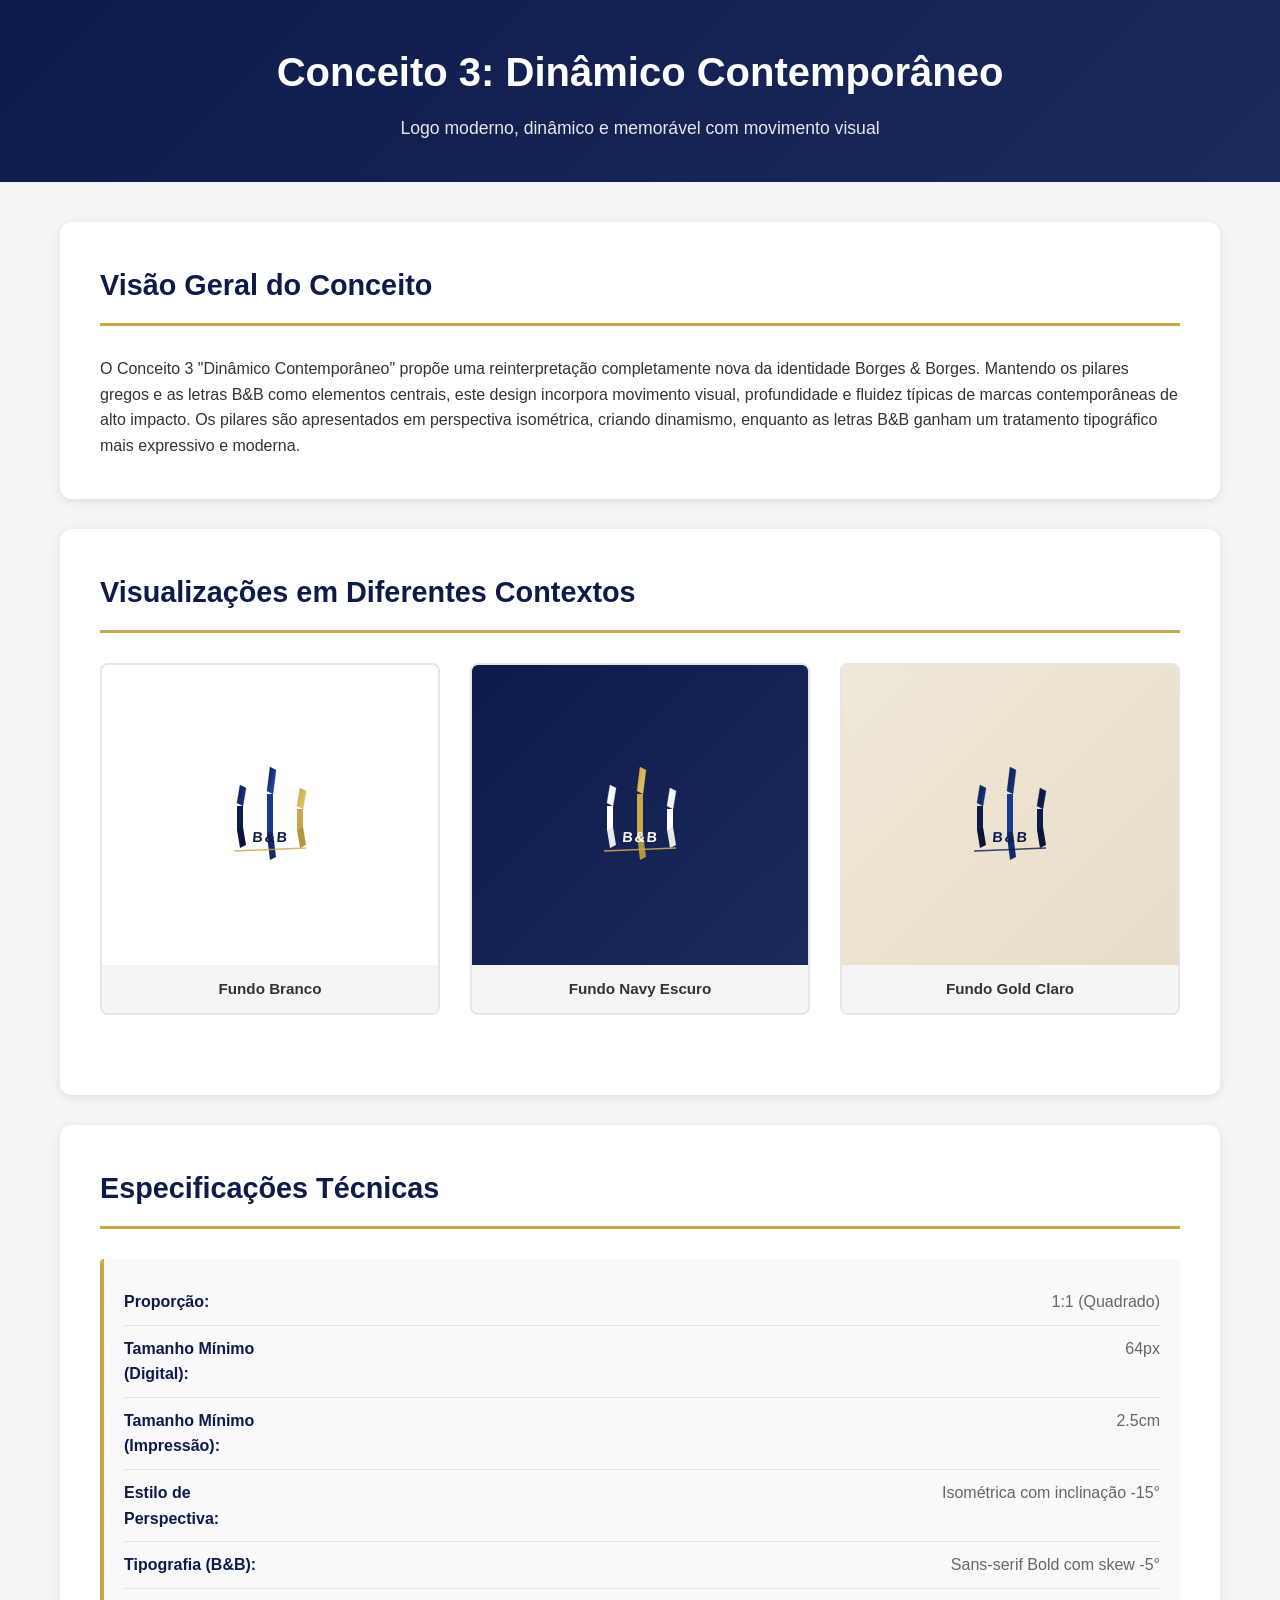
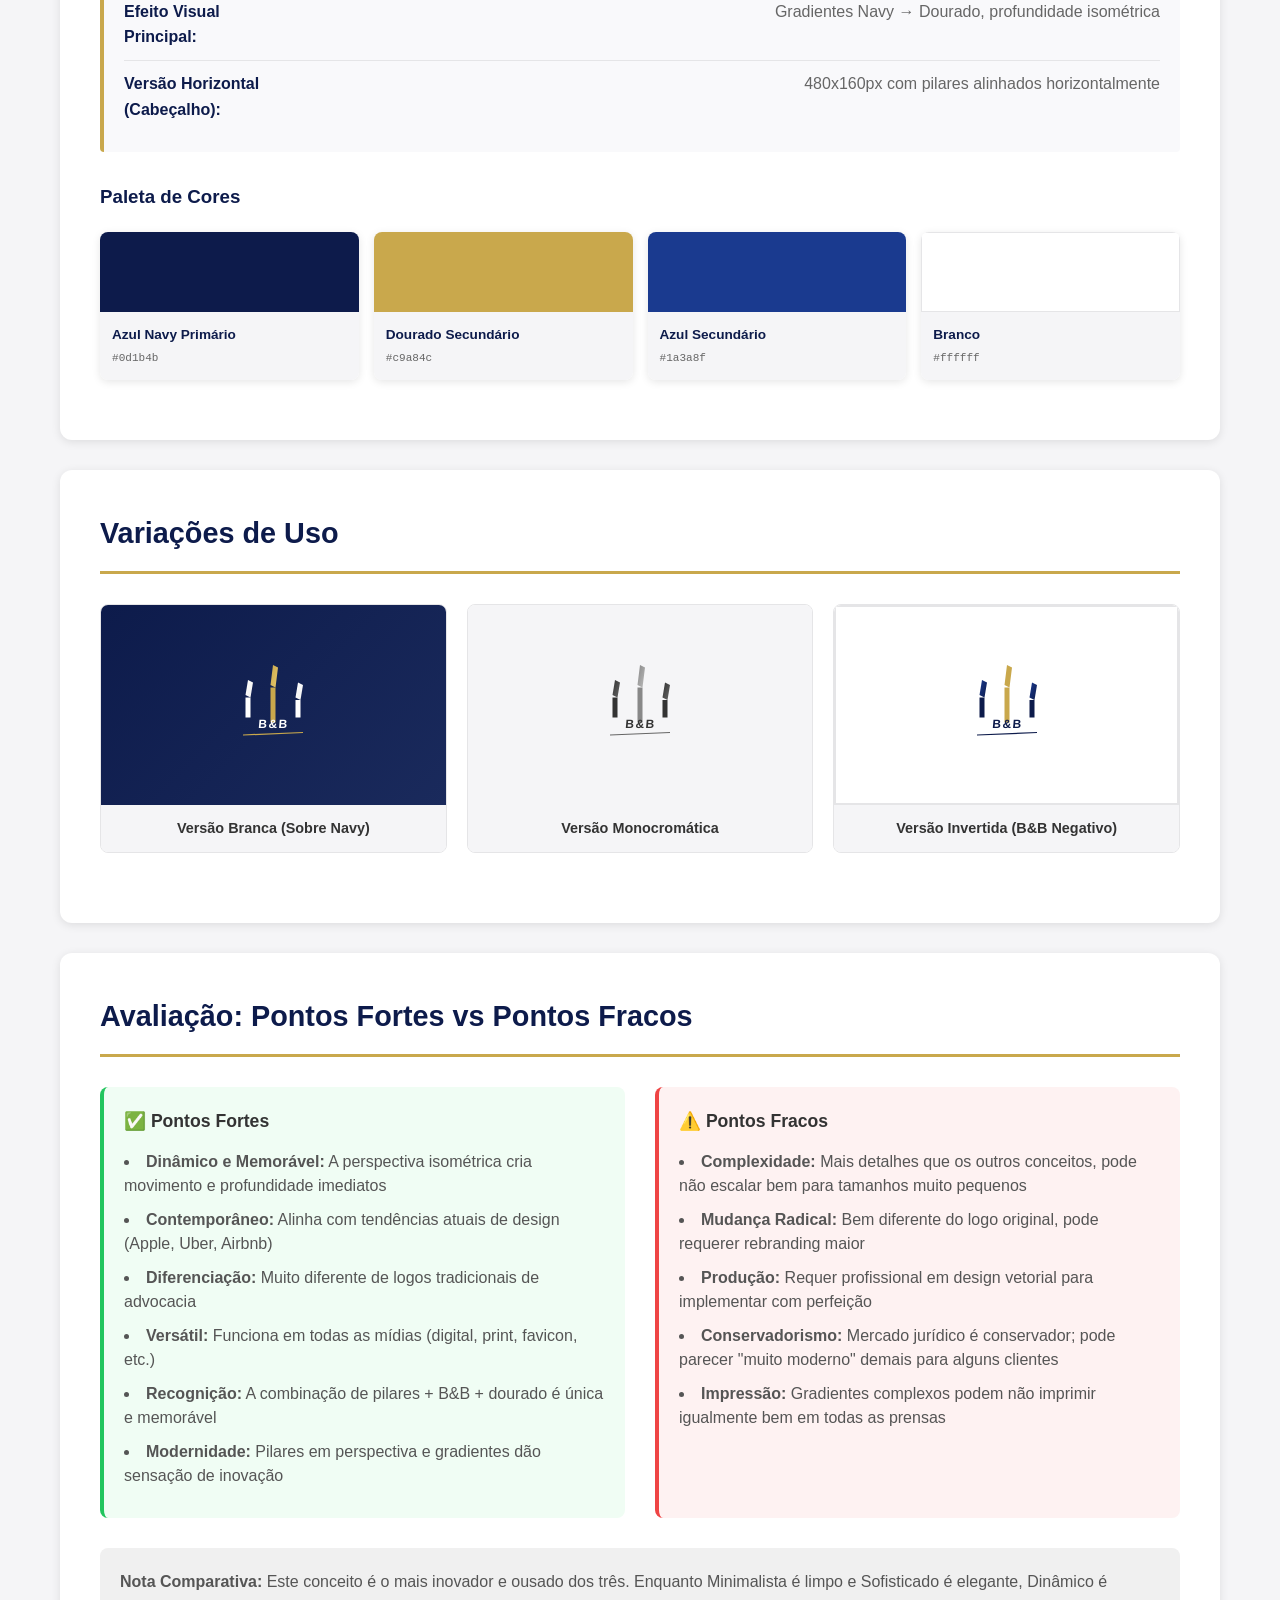
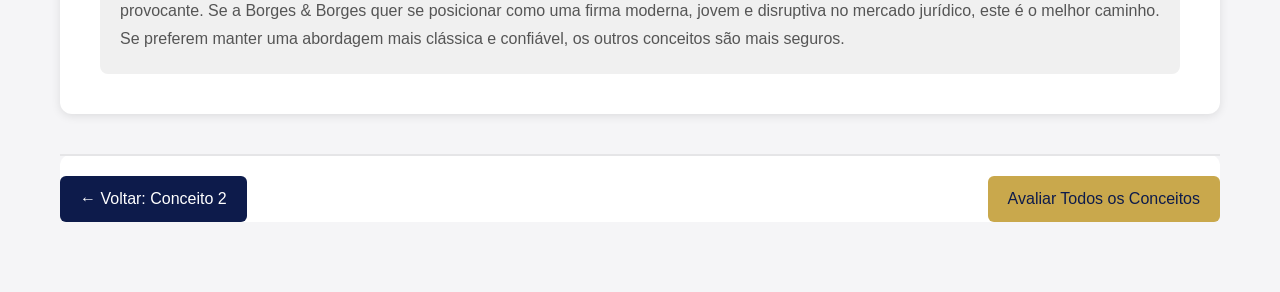
<file: conceito-3-dinamico.html>
<!DOCTYPE html>
<html lang="pt-BR">
<head>
    <meta charset="UTF-8">
    <meta name="viewport" content="width=device-width, initial-scale=1.0">
    <title>Conceito 3 - Dinâmico Contemporâneo | Borges & Borges Advocacia</title>
    <style>
        * {
            margin: 0;
            padding: 0;
            box-sizing: border-box;
        }

        body {
            font-family: -apple-system, BlinkMacSystemFont, 'Segoe UI', 'Roboto', sans-serif;
            background-color: #f5f5f7;
            color: #333;
            line-height: 1.6;
        }

        .header {
            background: linear-gradient(135deg, #0d1b4b 0%, #1a2a5c 100%);
            color: white;
            padding: 40px 20px;
            text-align: center;
        }

        .header h1 {
            font-size: 2.5em;
            margin-bottom: 10px;
        }

        .header p {
            font-size: 1.1em;
            opacity: 0.9;
        }

        .container {
            max-width: 1200px;
            margin: 0 auto;
            padding: 40px 20px;
        }

        .section {
            background: white;
            border-radius: 12px;
            padding: 40px;
            margin-bottom: 30px;
            box-shadow: 0 2px 10px rgba(0,0,0,0.1);
        }

        .section h2 {
            color: #0d1b4b;
            font-size: 1.8em;
            margin-bottom: 30px;
            border-bottom: 3px solid #c9a84c;
            padding-bottom: 15px;
        }

        .mockup-grid {
            display: grid;
            grid-template-columns: repeat(auto-fit, minmax(300px, 1fr));
            gap: 30px;
            margin-bottom: 40px;
        }

        .mockup-card {
            border: 2px solid #e5e5e7;
            border-radius: 8px;
            overflow: hidden;
            transition: transform 0.3s ease, box-shadow 0.3s ease;
        }

        .mockup-card:hover {
            transform: translateY(-5px);
            box-shadow: 0 10px 30px rgba(0,0,0,0.15);
        }

        .mockup-canvas {
            width: 100%;
            height: 300px;
            display: flex;
            align-items: center;
            justify-content: center;
            position: relative;
        }

        .canvas-white {
            background-color: #ffffff;
        }

        .canvas-navy {
            background: linear-gradient(135deg, #0d1b4b 0%, #1a2a5c 100%);
        }

        .canvas-gold {
            background: linear-gradient(135deg, #f0e8d8 0%, #e8dcc8 100%);
        }

        .mockup-label {
            padding: 12px;
            background-color: #f5f5f7;
            font-size: 0.95em;
            font-weight: 600;
            color: #333;
            text-align: center;
        }

        .svg-logo {
            width: 120px;
            height: 120px;
        }

        .specifications {
            background-color: #f9f9fb;
            border-left: 4px solid #c9a84c;
            padding: 20px;
            margin: 20px 0;
            border-radius: 4px;
        }

        .spec-row {
            display: flex;
            justify-content: space-between;
            padding: 10px 0;
            border-bottom: 1px solid #e5e5e7;
        }

        .spec-row:last-child {
            border-bottom: none;
        }

        .spec-label {
            font-weight: 600;
            color: #0d1b4b;
            flex: 0 0 150px;
        }

        .spec-value {
            color: #666;
        }

        .variations-grid {
            display: grid;
            grid-template-columns: repeat(auto-fit, minmax(250px, 1fr));
            gap: 20px;
            margin: 30px 0;
        }

        .variation-card {
            border: 1px solid #e5e5e7;
            border-radius: 8px;
            overflow: hidden;
        }

        .variation-display {
            height: 200px;
            display: flex;
            align-items: center;
            justify-content: center;
            padding: 20px;
        }

        .variation-name {
            padding: 12px;
            background-color: #f5f5f7;
            font-weight: 600;
            color: #333;
            text-align: center;
            font-size: 0.9em;
        }

        .color-swatch-grid {
            display: grid;
            grid-template-columns: repeat(auto-fit, minmax(150px, 1fr));
            gap: 15px;
            margin: 20px 0;
        }

        .color-swatch {
            border-radius: 8px;
            overflow: hidden;
            box-shadow: 0 2px 8px rgba(0,0,0,0.1);
        }

        .color-sample {
            height: 80px;
            width: 100%;
        }

        .color-info {
            padding: 12px;
            background-color: #f5f5f7;
            font-size: 0.85em;
        }

        .color-name {
            font-weight: 600;
            color: #0d1b4b;
        }

        .color-code {
            color: #666;
            font-family: monospace;
            margin-top: 4px;
        }

        .evaluation {
            display: grid;
            grid-template-columns: 1fr 1fr;
            gap: 30px;
            margin: 30px 0;
        }

        .eval-section {
            padding: 20px;
            border-radius: 8px;
        }

        .eval-strengths {
            background-color: #f0fdf4;
            border-left: 4px solid #22c55e;
        }

        .eval-weaknesses {
            background-color: #fef2f2;
            border-left: 4px solid #ef4444;
        }

        .eval-section h4 {
            margin-bottom: 15px;
            color: #333;
            font-size: 1.1em;
        }

        .eval-section ul {
            list-style-position: inside;
            color: #555;
        }

        .eval-section li {
            margin-bottom: 10px;
            line-height: 1.5;
        }

        .comparison-note {
            background-color: #f0f0f0;
            padding: 20px;
            border-radius: 8px;
            margin-top: 20px;
            line-height: 1.8;
            color: #555;
        }

        .footer-nav {
            display: flex;
            justify-content: space-between;
            margin-top: 40px;
            padding-top: 20px;
            border-top: 2px solid #e5e5e7;
        }

        .nav-link {
            padding: 10px 20px;
            background-color: #0d1b4b;
            color: white;
            text-decoration: none;
            border-radius: 6px;
            transition: background-color 0.3s ease;
        }

        .nav-link:hover {
            background-color: #c9a84c;
            color: #0d1b4b;
        }

        .nav-link.back {
            margin-right: auto;
        }

        .nav-link.next {
            margin-left: auto;
        }

        @media (max-width: 768px) {
            .header h1 {
                font-size: 1.8em;
            }

            .evaluation {
                grid-template-columns: 1fr;
            }

            .footer-nav {
                flex-direction: column;
                gap: 10px;
            }

            .nav-link {
                width: 100%;
                text-align: center;
                margin: 0 !important;
            }
        }
    </style>
</head>
<body>
    <div class="header">
        <h1>Conceito 3: Dinâmico Contemporâneo</h1>
        <p>Logo moderno, dinâmico e memorável com movimento visual</p>
    </div>

    <div class="container">
        <!-- Visão Geral -->
        <div class="section">
            <h2>Visão Geral do Conceito</h2>
            <p>
                O Conceito 3 "Dinâmico Contemporâneo" propõe uma reinterpretação completamente nova da identidade Borges & Borges.
                Mantendo os pilares gregos e as letras B&B como elementos centrais, este design incorpora movimento visual,
                profundidade e fluidez típicas de marcas contemporâneas de alto impacto. Os pilares são apresentados em perspectiva
                isométrica, criando dinamismo, enquanto as letras B&B ganham um tratamento tipográfico mais expressivo e moderna.
            </p>
        </div>

        <!-- Mockups em Diferentes Contextos -->
        <div class="section">
            <h2>Visualizações em Diferentes Contextos</h2>
            <div class="mockup-grid">
                <!-- Fundo Branco -->
                <div class="mockup-card">
                    <div class="mockup-canvas canvas-white">
                        <svg class="svg-logo" viewBox="0 0 200 200" xmlns="http://www.w3.org/2000/svg">
                            <!-- Definição de gradientes -->
                            <defs>
                                <linearGradient id="pillarGradient1" x1="0%" y1="0%" x2="100%" y2="100%">
                                    <stop offset="0%" style="stop-color:#0d1b4b;stop-opacity:1" />
                                    <stop offset="100%" style="stop-color:#1a3a8f;stop-opacity:1" />
                                </linearGradient>
                                <linearGradient id="pillarGradient2" x1="0%" y1="0%" x2="100%" y2="100%">
                                    <stop offset="0%" style="stop-color:#0d1b4b;stop-opacity:1" />
                                    <stop offset="100%" style="stop-color:#2952c4;stop-opacity:1" />
                                </linearGradient>
                                <linearGradient id="pillarGradient3" x1="0%" y1="0%" x2="100%" y2="100%">
                                    <stop offset="0%" style="stop-color:#c9a84c;stop-opacity:1" />
                                    <stop offset="100%" style="stop-color:#e8c86c;stop-opacity:1" />
                                </linearGradient>
                            </defs>

                            <!-- Perspectiva Isométrica dos Pilares -->
                            <!-- Pilar 1 - Esquerda (Navy) -->
                            <path d="M 45 80 L 50 50 L 60 55 L 55 85 Z" fill="url(#pillarGradient1)" stroke="#0d1b4b" stroke-width="0.5"/>
                            <rect x="45" y="85" width="10" height="40" fill="#0d1b4b"/>
                            <path d="M 45 125 L 50 155 L 60 150 L 55 120 Z" fill="#0a1535"/>

                            <!-- Pilar 2 - Centro (Transição) -->
                            <path d="M 95 60 L 100 20 L 110 25 L 105 65 Z" fill="url(#pillarGradient2)" stroke="#0d1b4b" stroke-width="0.5"/>
                            <rect x="95" y="65" width="10" height="70" fill="#1a3a8f"/>
                            <path d="M 95 135 L 100 175 L 110 170 L 105 130 Z" fill="#0f2a6f"/>

                            <!-- Pilar 3 - Direita (Dourado) -->
                            <path d="M 145 85 L 150 55 L 160 60 L 155 90 Z" fill="url(#pillarGradient3)" stroke="#c9a84c" stroke-width="0.5"/>
                            <rect x="145" y="90" width="10" height="35" fill="#c9a84c"/>
                            <path d="M 145 125 L 150 155 L 160 150 L 155 120 Z" fill="#b39440"/>

                            <!-- Linha de Base Dinâmica -->
                            <line x1="40" y1="160" x2="160" y2="155" stroke="#c9a84c" stroke-width="2.5" opacity="0.8"/>

                            <!-- B&B - Letras Dinâmicas -->
                            <g transform="translate(70, 145) skewX(-5)">
                                <text x="0" y="0" font-family="Arial, sans-serif" font-size="24" font-weight="bold" fill="#0d1b4b" letter-spacing="3">B&amp;B</text>
                            </g>
                        </svg>
                    </div>
                    <div class="mockup-label">Fundo Branco</div>
                </div>

                <!-- Fundo Navy Escuro -->
                <div class="mockup-card">
                    <div class="mockup-canvas canvas-navy">
                        <svg class="svg-logo" viewBox="0 0 200 200" xmlns="http://www.w3.org/2000/svg">
                            <defs>
                                <linearGradient id="pillarGradientWhite1" x1="0%" y1="0%" x2="100%" y2="100%">
                                    <stop offset="0%" style="stop-color:#ffffff;stop-opacity:1" />
                                    <stop offset="100%" style="stop-color:#f0f0f0;stop-opacity:1" />
                                </linearGradient>
                                <linearGradient id="pillarGradientGold" x1="0%" y1="0%" x2="100%" y2="100%">
                                    <stop offset="0%" style="stop-color:#c9a84c;stop-opacity:1" />
                                    <stop offset="100%" style="stop-color:#e8c86c;stop-opacity:1" />
                                </linearGradient>
                            </defs>

                            <!-- Pilares em branco/dourado sobre navy -->
                            <path d="M 45 80 L 50 50 L 60 55 L 55 85 Z" fill="url(#pillarGradientWhite1)" stroke="#ffffff" stroke-width="0.5"/>
                            <rect x="45" y="85" width="10" height="40" fill="#ffffff"/>
                            <path d="M 45 125 L 50 155 L 60 150 L 55 120 Z" fill="#e8e8e8"/>

                            <path d="M 95 60 L 100 20 L 110 25 L 105 65 Z" fill="url(#pillarGradientGold)" stroke="#c9a84c" stroke-width="0.5"/>
                            <rect x="95" y="65" width="10" height="70" fill="#c9a84c"/>
                            <path d="M 95 135 L 100 175 L 110 170 L 105 130 Z" fill="#b39440"/>

                            <path d="M 145 85 L 150 55 L 160 60 L 155 90 Z" fill="url(#pillarGradientWhite1)" stroke="#ffffff" stroke-width="0.5"/>
                            <rect x="145" y="90" width="10" height="35" fill="#ffffff"/>
                            <path d="M 145 125 L 150 155 L 160 150 L 155 120 Z" fill="#e8e8e8"/>

                            <line x1="40" y1="160" x2="160" y2="155" stroke="#c9a84c" stroke-width="2.5" opacity="0.9"/>

                            <g transform="translate(70, 145) skewX(-5)">
                                <text x="0" y="0" font-family="Arial, sans-serif" font-size="24" font-weight="bold" fill="#ffffff" letter-spacing="3">B&amp;B</text>
                            </g>
                        </svg>
                    </div>
                    <div class="mockup-label">Fundo Navy Escuro</div>
                </div>

                <!-- Fundo Gold Claro -->
                <div class="mockup-card">
                    <div class="mockup-canvas canvas-gold">
                        <svg class="svg-logo" viewBox="0 0 200 200" xmlns="http://www.w3.org/2000/svg">
                            <defs>
                                <linearGradient id="pillarGradientNavy" x1="0%" y1="0%" x2="100%" y2="100%">
                                    <stop offset="0%" style="stop-color:#0d1b4b;stop-opacity:1" />
                                    <stop offset="100%" style="stop-color:#1a3a8f;stop-opacity:1" />
                                </linearGradient>
                            </defs>

                            <!-- Pilares em navy sobre dourado -->
                            <path d="M 45 80 L 50 50 L 60 55 L 55 85 Z" fill="url(#pillarGradientNavy)" stroke="#0d1b4b" stroke-width="0.5"/>
                            <rect x="45" y="85" width="10" height="40" fill="#0d1b4b"/>
                            <path d="M 45 125 L 50 155 L 60 150 L 55 120 Z" fill="#0a1535"/>

                            <path d="M 95 60 L 100 20 L 110 25 L 105 65 Z" fill="url(#pillarGradientNavy)" stroke="#0d1b4b" stroke-width="0.5"/>
                            <rect x="95" y="65" width="10" height="70" fill="#1a3a8f"/>
                            <path d="M 95 135 L 100 175 L 110 170 L 105 130 Z" fill="#0f2a6f"/>

                            <path d="M 145 85 L 150 55 L 160 60 L 155 90 Z" fill="#0d1b4b" stroke="#0d1b4b" stroke-width="0.5"/>
                            <rect x="145" y="90" width="10" height="35" fill="#0d1b4b"/>
                            <path d="M 145 125 L 150 155 L 160 150 L 155 120 Z" fill="#0a1535"/>

                            <line x1="40" y1="160" x2="160" y2="155" stroke="#0d1b4b" stroke-width="2.5" opacity="0.8"/>

                            <g transform="translate(70, 145) skewX(-5)">
                                <text x="0" y="0" font-family="Arial, sans-serif" font-size="24" font-weight="bold" fill="#0d1b4b" letter-spacing="3">B&amp;B</text>
                            </g>
                        </svg>
                    </div>
                    <div class="mockup-label">Fundo Gold Claro</div>
                </div>
            </div>
        </div>

        <!-- Especificações Técnicas -->
        <div class="section">
            <h2>Especificações Técnicas</h2>

            <div class="specifications">
                <div class="spec-row">
                    <span class="spec-label">Proporção:</span>
                    <span class="spec-value">1:1 (Quadrado)</span>
                </div>
                <div class="spec-row">
                    <span class="spec-label">Tamanho Mínimo (Digital):</span>
                    <span class="spec-value">64px</span>
                </div>
                <div class="spec-row">
                    <span class="spec-label">Tamanho Mínimo (Impressão):</span>
                    <span class="spec-value">2.5cm</span>
                </div>
                <div class="spec-row">
                    <span class="spec-label">Estilo de Perspectiva:</span>
                    <span class="spec-value">Isométrica com inclinação -15°</span>
                </div>
                <div class="spec-row">
                    <span class="spec-label">Tipografia (B&B):</span>
                    <span class="spec-value">Sans-serif Bold com skew -5°</span>
                </div>
                <div class="spec-row">
                    <span class="spec-label">Efeito Visual Principal:</span>
                    <span class="spec-value">Gradientes Navy → Dourado, profundidade isométrica</span>
                </div>
                <div class="spec-row">
                    <span class="spec-label">Versão Horizontal (Cabeçalho):</span>
                    <span class="spec-value">480x160px com pilares alinhados horizontalmente</span>
                </div>
            </div>

            <h3 style="color: #0d1b4b; margin-top: 30px; margin-bottom: 20px;">Paleta de Cores</h3>
            <div class="color-swatch-grid">
                <div class="color-swatch">
                    <div class="color-sample" style="background-color: #0d1b4b;"></div>
                    <div class="color-info">
                        <div class="color-name">Azul Navy Primário</div>
                        <div class="color-code">#0d1b4b</div>
                    </div>
                </div>
                <div class="color-swatch">
                    <div class="color-sample" style="background-color: #c9a84c;"></div>
                    <div class="color-info">
                        <div class="color-name">Dourado Secundário</div>
                        <div class="color-code">#c9a84c</div>
                    </div>
                </div>
                <div class="color-swatch">
                    <div class="color-sample" style="background-color: #1a3a8f;"></div>
                    <div class="color-info">
                        <div class="color-name">Azul Secundário</div>
                        <div class="color-code">#1a3a8f</div>
                    </div>
                </div>
                <div class="color-swatch">
                    <div class="color-sample" style="background-color: #ffffff; border: 1px solid #e5e5e7;"></div>
                    <div class="color-info">
                        <div class="color-name">Branco</div>
                        <div class="color-code">#ffffff</div>
                    </div>
                </div>
            </div>
        </div>

        <!-- Variações -->
        <div class="section">
            <h2>Variações de Uso</h2>

            <div class="variations-grid">
                <!-- Versão Branca -->
                <div class="variation-card">
                    <div class="variation-display" style="background: linear-gradient(135deg, #0d1b4b 0%, #1a2a5c 100%);">
                        <svg style="width: 100px; height: 100px;" viewBox="0 0 200 200" xmlns="http://www.w3.org/2000/svg">
                            <defs>
                                <linearGradient id="vWhite1" x1="0%" y1="0%" x2="100%" y2="100%">
                                    <stop offset="0%" style="stop-color:#ffffff;stop-opacity:1" />
                                    <stop offset="100%" style="stop-color:#f0f0f0;stop-opacity:1" />
                                </linearGradient>
                                <linearGradient id="vGold" x1="0%" y1="0%" x2="100%" y2="100%">
                                    <stop offset="0%" style="stop-color:#c9a84c;stop-opacity:1" />
                                    <stop offset="100%" style="stop-color:#e8c86c;stop-opacity:1" />
                                </linearGradient>
                            </defs>
                            <path d="M 45 80 L 50 50 L 60 55 L 55 85 Z" fill="url(#vWhite1)"/>
                            <rect x="45" y="85" width="10" height="40" fill="#ffffff"/>
                            <path d="M 95 60 L 100 20 L 110 25 L 105 65 Z" fill="url(#vGold)"/>
                            <rect x="95" y="65" width="10" height="70" fill="#c9a84c"/>
                            <path d="M 145 85 L 150 55 L 160 60 L 155 90 Z" fill="url(#vWhite1)"/>
                            <rect x="145" y="90" width="10" height="35" fill="#ffffff"/>
                            <line x1="40" y1="160" x2="160" y2="155" stroke="#c9a84c" stroke-width="2.5"/>
                            <g transform="translate(70, 145) skewX(-5)">
                                <text x="0" y="0" font-family="Arial, sans-serif" font-size="24" font-weight="bold" fill="#ffffff" letter-spacing="3">B&amp;B</text>
                            </g>
                        </svg>
                    </div>
                    <div class="variation-name">Versão Branca (Sobre Navy)</div>
                </div>

                <!-- Versão Monocromática -->
                <div class="variation-card">
                    <div class="variation-display" style="background-color: #f5f5f7;">
                        <svg style="width: 100px; height: 100px;" viewBox="0 0 200 200" xmlns="http://www.w3.org/2000/svg">
                            <defs>
                                <linearGradient id="vMono1" x1="0%" y1="0%" x2="100%" y2="100%">
                                    <stop offset="0%" style="stop-color:#333333;stop-opacity:1" />
                                    <stop offset="100%" style="stop-color:#666666;stop-opacity:1" />
                                </linearGradient>
                                <linearGradient id="vMono2" x1="0%" y1="0%" x2="100%" y2="100%">
                                    <stop offset="0%" style="stop-color:#888888;stop-opacity:1" />
                                    <stop offset="100%" style="stop-color:#bbbbbb;stop-opacity:1" />
                                </linearGradient>
                            </defs>
                            <path d="M 45 80 L 50 50 L 60 55 L 55 85 Z" fill="url(#vMono1)"/>
                            <rect x="45" y="85" width="10" height="40" fill="#333333"/>
                            <path d="M 95 60 L 100 20 L 110 25 L 105 65 Z" fill="url(#vMono2)"/>
                            <rect x="95" y="65" width="10" height="70" fill="#888888"/>
                            <path d="M 145 85 L 150 55 L 160 60 L 155 90 Z" fill="url(#vMono1)"/>
                            <rect x="145" y="90" width="10" height="35" fill="#333333"/>
                            <line x1="40" y1="160" x2="160" y2="155" stroke="#666666" stroke-width="2.5"/>
                            <g transform="translate(70, 145) skewX(-5)">
                                <text x="0" y="0" font-family="Arial, sans-serif" font-size="24" font-weight="bold" fill="#333333" letter-spacing="3">B&amp;B</text>
                            </g>
                        </svg>
                    </div>
                    <div class="variation-name">Versão Monocromática</div>
                </div>

                <!-- Versão Invertida -->
                <div class="variation-card">
                    <div class="variation-display" style="background-color: #ffffff; border: 2px solid #e5e5e7;">
                        <svg style="width: 100px; height: 100px;" viewBox="0 0 200 200" xmlns="http://www.w3.org/2000/svg">
                            <defs>
                                <linearGradient id="vInvert" x1="0%" y1="0%" x2="100%" y2="100%">
                                    <stop offset="0%" style="stop-color:#1a3a8f;stop-opacity:1" />
                                    <stop offset="100%" style="stop-color:#0d1b4b;stop-opacity:1" />
                                </linearGradient>
                            </defs>
                            <path d="M 45 80 L 50 50 L 60 55 L 55 85 Z" fill="url(#vInvert)"/>
                            <rect x="45" y="85" width="10" height="40" fill="#0d1b4b"/>
                            <path d="M 95 60 L 100 20 L 110 25 L 105 65 Z" fill="#c9a84c"/>
                            <rect x="95" y="65" width="10" height="70" fill="#c9a84c"/>
                            <path d="M 145 85 L 150 55 L 160 60 L 155 90 Z" fill="url(#vInvert)"/>
                            <rect x="145" y="90" width="10" height="35" fill="#0d1b4b"/>
                            <line x1="40" y1="160" x2="160" y2="155" stroke="#0d1b4b" stroke-width="2.5"/>
                            <g transform="translate(70, 145) skewX(-5)">
                                <text x="0" y="0" font-family="Arial, sans-serif" font-size="24" font-weight="bold" fill="#0d1b4b" letter-spacing="3">B&amp;B</text>
                            </g>
                        </svg>
                    </div>
                    <div class="variation-name">Versão Invertida (B&B Negativo)</div>
                </div>
            </div>
        </div>

        <!-- Avaliação Comparativa -->
        <div class="section">
            <h2>Avaliação: Pontos Fortes vs Pontos Fracos</h2>

            <div class="evaluation">
                <div class="eval-section eval-strengths">
                    <h4>✅ Pontos Fortes</h4>
                    <ul>
                        <li><strong>Dinâmico e Memorável:</strong> A perspectiva isométrica cria movimento e profundidade imediatos</li>
                        <li><strong>Contemporâneo:</strong> Alinha com tendências atuais de design (Apple, Uber, Airbnb)</li>
                        <li><strong>Diferenciação:</strong> Muito diferente de logos tradicionais de advocacia</li>
                        <li><strong>Versátil:</strong> Funciona em todas as mídias (digital, print, favicon, etc.)</li>
                        <li><strong>Recognição:</strong> A combinação de pilares + B&B + dourado é única e memorável</li>
                        <li><strong>Modernidade:</strong> Pilares em perspectiva e gradientes dão sensação de inovação</li>
                    </ul>
                </div>

                <div class="eval-section eval-weaknesses">
                    <h4>⚠️ Pontos Fracos</h4>
                    <ul>
                        <li><strong>Complexidade:</strong> Mais detalhes que os outros conceitos, pode não escalar bem para tamanhos muito pequenos</li>
                        <li><strong>Mudança Radical:</strong> Bem diferente do logo original, pode requerer rebranding maior</li>
                        <li><strong>Produção:</strong> Requer profissional em design vetorial para implementar com perfeição</li>
                        <li><strong>Conservadorismo:</strong> Mercado jurídico é conservador; pode parecer "muito moderno" demais para alguns clientes</li>
                        <li><strong>Impressão:</strong> Gradientes complexos podem não imprimir igualmente bem em todas as prensas</li>
                    </ul>
                </div>
            </div>

            <div class="comparison-note">
                <strong>Nota Comparativa:</strong> Este conceito é o mais inovador e ousado dos três. Enquanto Minimalista é limpo e Sofisticado é elegante,
                Dinâmico é provocante. Se a Borges & Borges quer se posicionar como uma firma moderna, jovem e disruptiva no mercado jurídico,
                este é o melhor caminho. Se preferem manter uma abordagem mais clássica e confiável, os outros conceitos são mais seguros.
            </div>
        </div>

        <!-- Navegação -->
        <div class="section" style="background: white; padding: 0; box-shadow: none;">
            <div class="footer-nav">
                <a href="conceito-2-sofisticado.html" class="nav-link back">← Voltar: Conceito 2</a>
                <a href="#" class="nav-link" style="background-color: #c9a84c; color: #0d1b4b; cursor: pointer;" onclick="alert('Você viu todos os 3 conceitos! Qual você prefere? Ou quer combinar elementos de diferentes conceitos?'); return false;">Avaliar Todos os Conceitos</a>
            </div>
        </div>
    </div>
</body>
</html>
</file>
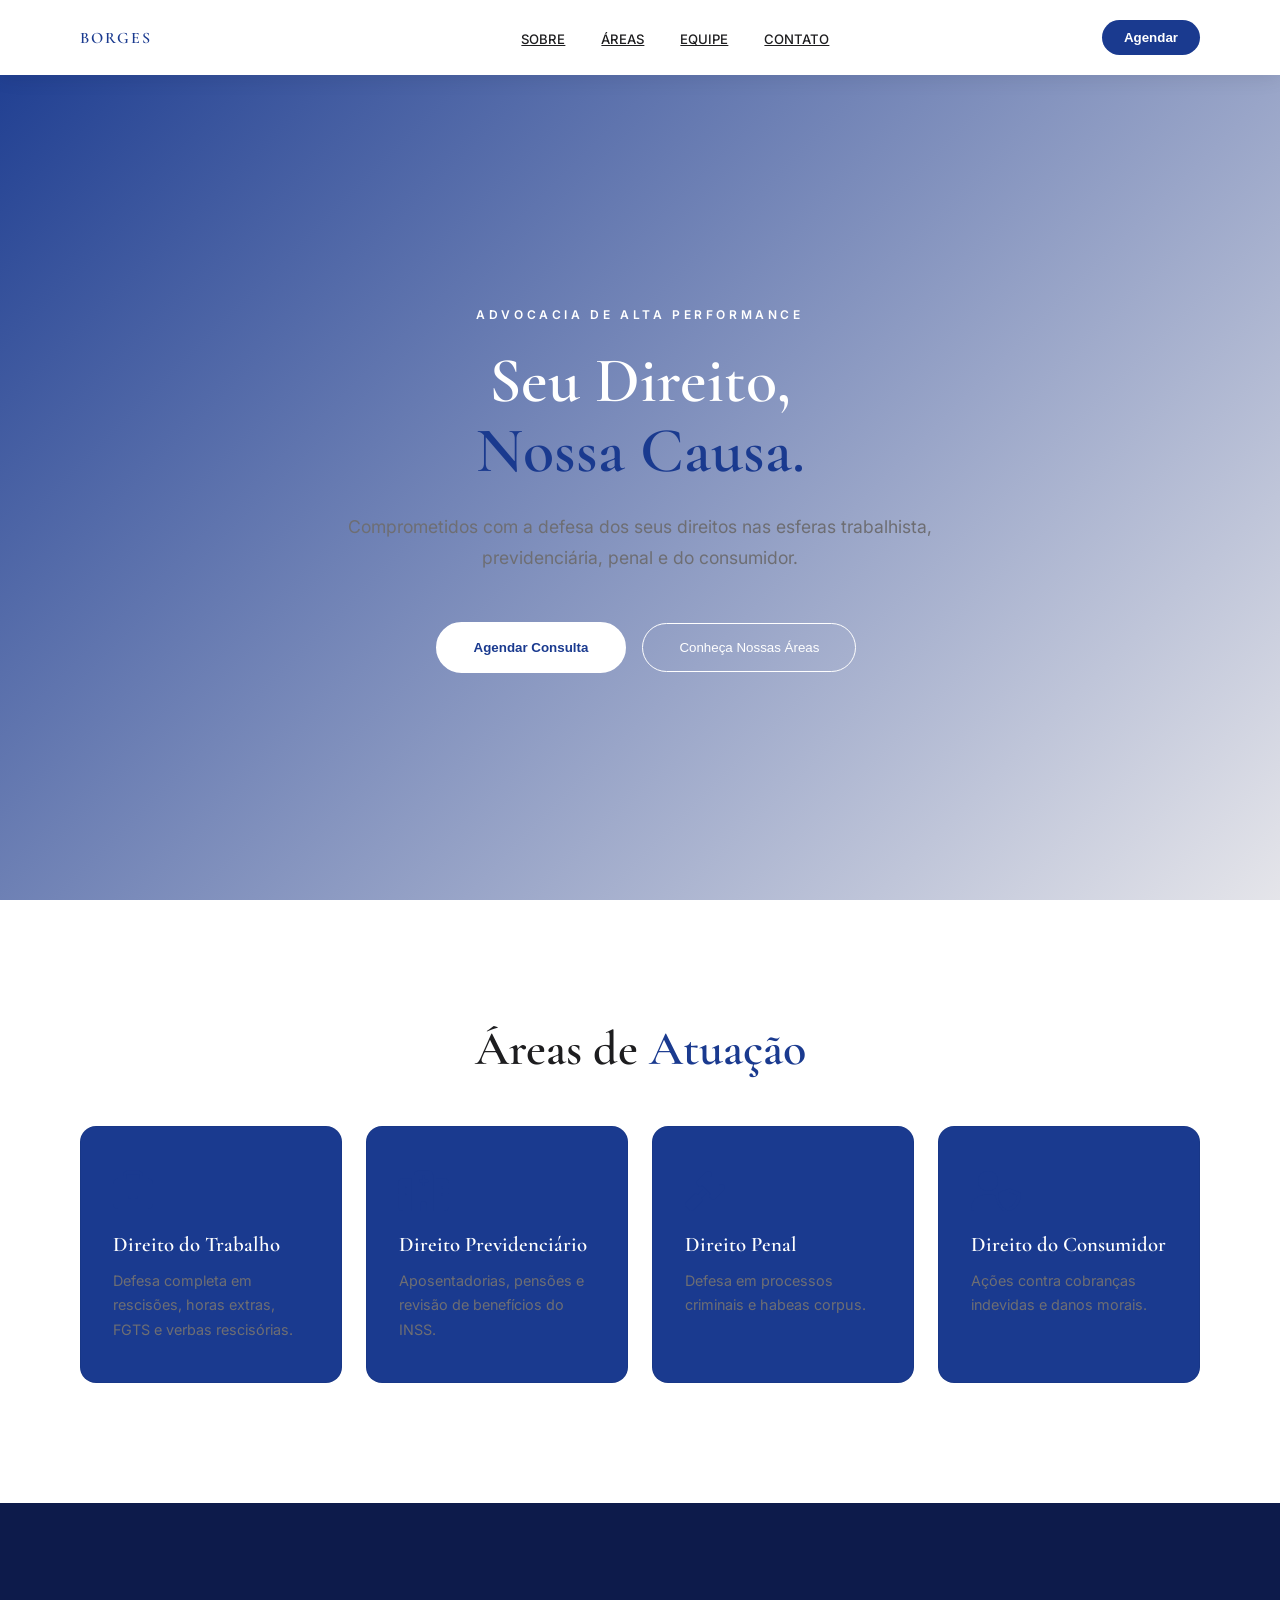
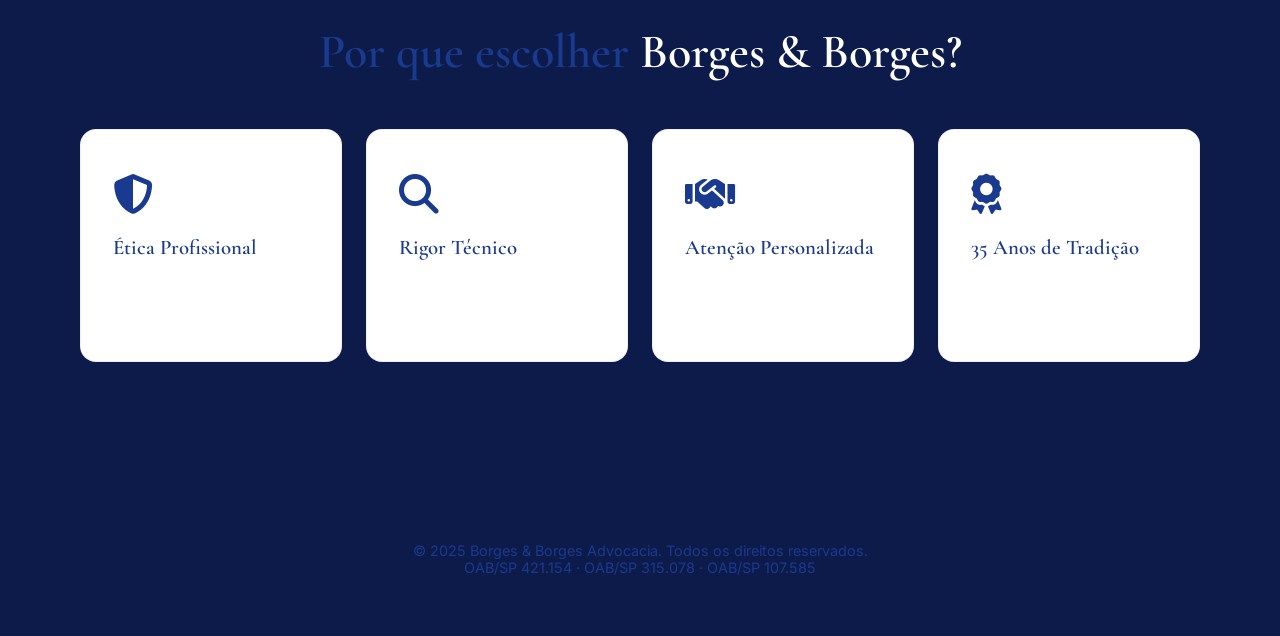
<file: preview-cores-invertidas.html>
<!DOCTYPE html>
<html lang="pt-BR">
<head>
  <meta charset="UTF-8" />
  <meta name="viewport" content="width=device-width, initial-scale=1.0" />
  <title>Preview — Cores Invertidas | Borges & Borges</title>
  <link rel="preconnect" href="https://fonts.googleapis.com" />
  <link rel="preconnect" href="https://fonts.gstatic.com" crossorigin />
  <link href="https://fonts.googleapis.com/css2?family=Cormorant+Garamond:ital,wght@0,300;0,400;0,500;0,600;0,700;1,400;1,600&family=Inter:wght@300;400;500;600&display=swap" rel="stylesheet" />
  <link rel="stylesheet" href="https://cdnjs.cloudflare.com/ajax/libs/font-awesome/6.5.0/css/all.min.css" />
  <style>
    * { box-sizing: border-box; margin: 0; padding: 0; }

    :root {
      --navy:       #ffffff;
      --blue:       #f5f5f7;
      --blue-light: #e5e5ea;
      --black:      #0a0a0a;
      --dark:       #1d1d1f;
      --gray:       #6e6e73;
      --silver:     #a0a0a5;
      --off-white:  #0d1b4b;
      --white:      #1a3a8f;
    }

    html { scroll-behavior: smooth; font-size: 16px; }

    body {
      font-family: 'Inter', -apple-system, sans-serif;
      background: var(--navy);
      color: var(--dark);
      overflow-x: hidden;
    }

    .container { max-width: 1200px; margin: 0 auto; padding: 0 40px; }

    /* NAVBAR */
    #navbar {
      position: fixed; top: 0; left: 0; right: 0;
      z-index: 1000;
      padding: 20px 0;
      background: var(--navy);
      box-shadow: 0 1px 20px rgba(0,0,0,0.1);
    }

    .nav-container {
      max-width: 1200px; margin: 0 auto;
      padding: 0 40px;
      display: flex; align-items: center; justify-content: space-between;
    }

    .nav-logo-text {
      font-family: 'Cormorant Garamond', serif;
      font-size: 1rem;
      color: var(--white);
      font-weight: 600;
      letter-spacing: 0.12em;
    }

    .nav-links {
      display: flex; align-items: center; gap: 36px;
      list-style: none;
    }

    .nav-links a {
      font-size: 0.82rem;
      font-weight: 500;
      color: var(--dark);
      text-transform: uppercase;
    }

    .nav-cta {
      background: var(--white) !important;
      color: var(--navy) !important;
      padding: 10px 22px;
      border-radius: 50px;
      font-weight: 600 !important;
      border: none;
      cursor: pointer;
    }

    /* HERO */
    #hero {
      position: relative;
      min-height: 100vh;
      display: flex; align-items: center; justify-content: center;
      background: linear-gradient(135deg, var(--white) 0%, var(--blue-light) 100%);
      padding-top: 80px;
      text-align: center;
    }

    .hero-title {
      font-family: 'Cormorant Garamond', serif;
      font-size: 4rem;
      font-weight: 600;
      color: var(--navy);
      line-height: 1.1;
      margin-bottom: 24px;
    }

    .hero-subtitle {
      font-size: 1.1rem;
      color: var(--gray);
      max-width: 600px;
      margin: 0 auto 48px;
      line-height: 1.8;
    }

    .btn-primary {
      display: inline-flex; align-items: center; gap: 8px;
      background: var(--navy);
      color: var(--white);
      padding: 16px 36px;
      border-radius: 50px;
      font-weight: 600;
      border: 2px solid var(--navy);
      cursor: pointer;
      margin: 0 12px;
      transition: all 0.4s;
    }

    .btn-primary:hover {
      background: var(--navy);
      transform: translateY(-2px);
    }

    .btn-ghost {
      display: inline-flex; align-items: center; gap: 8px;
      background: transparent;
      color: var(--navy);
      padding: 16px 36px;
      border-radius: 50px;
      font-weight: 500;
      border: 1.5px solid var(--navy);
      cursor: pointer;
      transition: all 0.4s;
    }

    .btn-ghost:hover {
      background: var(--navy);
      color: var(--white);
    }

    /* SEÇÃO */
    .section {
      padding: 120px 40px;
    }

    .section.dark {
      background: var(--off-white);
      color: var(--white);
    }

    .section-title {
      font-family: 'Cormorant Garamond', serif;
      font-size: 3rem;
      font-weight: 600;
      margin-bottom: 48px;
      text-align: center;
    }

    .section.dark .section-title {
      color: var(--white);
    }

    .cards-grid {
      display: grid;
      grid-template-columns: repeat(4, 1fr);
      gap: 24px;
    }

    .card {
      background: var(--white);
      padding: 40px 32px;
      border-radius: 16px;
      border: 1px solid rgba(0,0,0,0.06);
      transition: all 0.4s;
    }

    .section.dark .card {
      background: var(--navy);
      color: var(--navy);
    }

    .card:hover {
      transform: translateY(-8px);
      box-shadow: 0 20px 60px rgba(0,0,0,0.1);
    }

    .card-icon {
      font-size: 2.5rem;
      color: var(--white);
      margin-bottom: 16px;
    }

    .section.dark .card-icon {
      color: var(--white);
    }

    .card h3 {
      font-family: 'Cormorant Garamond', serif;
      font-size: 1.3rem;
      font-weight: 600;
      color: var(--navy);
      margin-bottom: 12px;
    }

    .section.dark .card h3 {
      color: var(--white);
    }

    .card p {
      font-size: 0.9rem;
      color: var(--gray);
      line-height: 1.7;
    }

    .section.dark .card p {
      color: rgba(255,255,255,0.6);
    }

    /* FOOTER */
    footer {
      background: var(--off-white);
      color: var(--white);
      padding: 60px 40px;
      text-align: center;
    }

    footer p {
      font-size: 0.9rem;
    }

    @media (max-width: 900px) {
      .cards-grid { grid-template-columns: 1fr 1fr; }
      .nav-links { display: none; }
    }
  </style>
</head>
<body>

  <!-- NAVBAR -->
  <nav id="navbar">
    <div class="nav-container">
      <div class="nav-logo-text">BORGES <strong style="color: var(--navy);">& BORGES</strong></div>
      <ul class="nav-links">
        <li><a href="#sobre">Sobre</a></li>
        <li><a href="#areas">Áreas</a></li>
        <li><a href="#equipe">Equipe</a></li>
        <li><a href="#contato">Contato</a></li>
      </ul>
      <button class="nav-cta">Agendar</button>
    </div>
  </nav>

  <!-- HERO -->
  <section id="hero">
    <div style="max-width: 900px;">
      <p style="font-size: 0.75rem; font-weight: 600; letter-spacing: 0.3em; text-transform: uppercase; color: var(--navy); margin-bottom: 24px;">Advocacia de Alta Performance</p>
      <h1 class="hero-title">
        Seu Direito,<br />
        <span style="color: var(--white);">Nossa Causa.</span>
      </h1>
      <p class="hero-subtitle">
        Comprometidos com a defesa dos seus direitos nas esferas trabalhista, previdenciária, penal e do consumidor.
      </p>
      <div>
        <button class="btn-primary">Agendar Consulta</button>
        <button class="btn-ghost">Conheça Nossas Áreas</button>
      </div>
    </div>
  </section>

  <!-- ÁREAS DE ATUAÇÃO -->
  <section id="areas" class="section">
    <div class="container">
      <h2 class="section-title">Áreas de <span style="color: var(--white);">Atuação</span></h2>
      <div class="cards-grid">
        <div class="card">
          <div class="card-icon"><i class="fas fa-briefcase"></i></div>
          <h3>Direito do Trabalho</h3>
          <p>Defesa completa em rescisões, horas extras, FGTS e verbas rescisórias.</p>
        </div>
        <div class="card">
          <div class="card-icon"><i class="fas fa-hospital"></i></div>
          <h3>Direito Previdenciário</h3>
          <p>Aposentadorias, pensões e revisão de benefícios do INSS.</p>
        </div>
        <div class="card">
          <div class="card-icon"><i class="fas fa-gavel"></i></div>
          <h3>Direito Penal</h3>
          <p>Defesa em processos criminais e habeas corpus.</p>
        </div>
        <div class="card">
          <div class="card-icon"><i class="fas fa-user-shield"></i></div>
          <h3>Direito do Consumidor</h3>
          <p>Ações contra cobranças indevidas e danos morais.</p>
        </div>
      </div>
    </div>
  </section>

  <!-- SEÇÃO ESCURA -->
  <section class="section dark">
    <div class="container">
      <h2 class="section-title" style="color: var(--white);">Por que escolher <span style="color: var(--navy);">Borges & Borges?</span></h2>
      <div class="cards-grid">
        <div class="card">
          <div class="card-icon"><i class="fas fa-shield-halved"></i></div>
          <h3>Ética Profissional</h3>
          <p>Conduta irrepreensível em cada atuação.</p>
        </div>
        <div class="card">
          <div class="card-icon"><i class="fas fa-magnifying-glass"></i></div>
          <h3>Rigor Técnico</h3>
          <p>Análise profunda de cada demanda.</p>
        </div>
        <div class="card">
          <div class="card-icon"><i class="fas fa-handshake"></i></div>
          <h3>Atenção Personalizada</h3>
          <p>Acompanhamento próximo em todo o processo.</p>
        </div>
        <div class="card">
          <div class="card-icon"><i class="fas fa-award"></i></div>
          <h3>35 Anos de Tradição</h3>
          <p>Experiência consolidada no mercado jurídico.</p>
        </div>
      </div>
    </div>
  </section>

  <!-- FOOTER -->
  <footer>
    <p>&copy; 2025 Borges & Borges Advocacia. Todos os direitos reservados.</p>
    <p>OAB/SP 421.154 · OAB/SP 315.078 · OAB/SP 107.585</p>
  </footer>

</body>
</html>
</file>
<file: css/style.css>
/* ═══════════════════════════════════════════════════
   BORGES & BORGES ADVOCACIA — Stylesheet
   Design: Apple-inspired minimalism + Red Bull dynamics
═══════════════════════════════════════════════════ */

/* ── Reset & Variables ──────────────────────────── */
*, *::before, *::after { box-sizing: border-box; margin: 0; padding: 0; }

:root {
  --navy:       #0d1b4b;
  --blue:       #1a3a8f;
  --blue-light: #2952c4;
  --black:      #0a0a0a;
  --dark:       #1d1d1f;
  --gray:       #6e6e73;
  --silver:     #a0a0a5;
  --off-white:  #f5f5f7;
  --white:      #ffffff;
  --gold:       #c9a84c;

  --font-serif: 'Cormorant Garamond', Georgia, serif;
  --font-sans:  'Inter', -apple-system, sans-serif;

  --radius:     12px;
  --transition: 0.4s cubic-bezier(0.25, 0.46, 0.45, 0.94);
  --shadow:     0 20px 60px rgba(0,0,0,0.12);
  --shadow-lg:  0 40px 100px rgba(0,0,0,0.2);
}

html { scroll-behavior: smooth; font-size: 16px; }

body {
  font-family: var(--font-sans);
  background: var(--white);
  color: var(--dark);
  overflow-x: hidden;
  -webkit-font-smoothing: antialiased;
}

a { text-decoration: none; color: inherit; }
ul { list-style: none; }
img { max-width: 100%; display: block; }
input, select, textarea, button { font-family: var(--font-sans); }

.hidden { display: none !important; }

/* ── Loader ─────────────────────────────────────── */
#loader {
  position: fixed; inset: 0;
  background: var(--navy);
  display: flex; align-items: center; justify-content: center;
  z-index: 9999;
  transition: opacity 0.6s ease, visibility 0.6s ease;
}
#loader.hide { opacity: 0; visibility: hidden; }

.loader-inner { text-align: center; }
.loader-logo { width: 80px; margin: 0 auto 20px; opacity: 0.9; }
.loader-text {
  font-family: var(--font-serif);
  font-size: 1.4rem;
  color: var(--white);
  letter-spacing: 0.3em;
  font-weight: 300;
}
.loader-text span { color: var(--gold); }
.loader-bar {
  width: 200px; height: 2px;
  background: rgba(255,255,255,0.15);
  margin: 20px auto 0;
  border-radius: 2px;
  overflow: hidden;
}
.loader-fill {
  height: 100%;
  background: linear-gradient(90deg, var(--gold), var(--blue-light));
  animation: loading 1.8s ease forwards;
}
@keyframes loading {
  from { width: 0; }
  to   { width: 100%; }
}

/* ── Navbar ─────────────────────────────────────── */
#navbar {
  position: fixed; top: 0; left: 0; right: 0;
  z-index: 1000;
  padding: 20px 0;
  transition: all 0.4s ease;
}
#navbar.scrolled {
  background: rgba(13, 27, 75, 0.96);
  backdrop-filter: blur(20px);
  -webkit-backdrop-filter: blur(20px);
  padding: 14px 0;
  box-shadow: 0 1px 0 rgba(255,255,255,0.08);
}

.nav-container {
  max-width: 1200px; margin: 0 auto;
  padding: 0 40px;
  display: flex; align-items: center; justify-content: space-between;
}

.nav-logo {
  display: flex; align-items: center; gap: 12px;
}
.nav-logo img { height: 38px; width: auto; }
.nav-logo-text {
  font-family: var(--font-serif);
  font-size: 1rem;
  color: var(--white);
  font-weight: 600;
  letter-spacing: 0.12em;
  line-height: 1.2;
}
.nav-logo-text em { color: var(--gold); font-style: normal; }

.nav-links {
  display: flex; align-items: center; gap: 36px;
}
.nav-links a {
  font-size: 0.82rem;
  font-weight: 500;
  color: rgba(255,255,255,0.78);
  letter-spacing: 0.06em;
  transition: color var(--transition);
  text-transform: uppercase;
}
.nav-links a:hover { color: var(--white); }

.nav-cta {
  background: var(--gold) !important;
  color: var(--navy) !important;
  padding: 10px 22px;
  border-radius: 50px;
  font-weight: 600 !important;
  letter-spacing: 0.04em !important;
  transition: all var(--transition) !important;
}
.nav-cta:hover { background: #e0b95a !important; transform: translateY(-1px); }

.nav-toggle {
  display: none;
  flex-direction: column; gap: 5px;
  background: none; border: none; cursor: pointer; padding: 4px;
}
.nav-toggle span {
  display: block; width: 24px; height: 2px;
  background: var(--white);
  transition: all 0.3s ease;
  border-radius: 2px;
}

/* Mobile Menu */
.mobile-menu {
  position: fixed; top: 0; right: -100%;
  width: 280px; height: 100vh;
  background: var(--navy);
  z-index: 999;
  transition: right 0.4s cubic-bezier(0.25, 0.46, 0.45, 0.94);
  padding: 100px 40px 40px;
  box-shadow: -20px 0 60px rgba(0,0,0,0.3);
}
.mobile-menu.open { right: 0; }
.mobile-menu ul { display: flex; flex-direction: column; gap: 24px; }
.mobile-menu a {
  font-size: 1.1rem;
  color: rgba(255,255,255,0.8);
  font-weight: 500;
  transition: color 0.2s;
}
.mobile-menu a:hover { color: var(--white); }
.mobile-menu .cta {
  background: var(--gold);
  color: var(--navy);
  padding: 12px 24px;
  border-radius: 50px;
  text-align: center;
  font-weight: 600;
  display: block;
}

/* ── Scroll Animations ──────────────────────────── */
.reveal-up, .reveal-left, .reveal-right {
  opacity: 0;
  transition: opacity 0.8s ease, transform 0.8s cubic-bezier(0.25, 0.46, 0.45, 0.94);
}
.reveal-up    { transform: translateY(50px); }
.reveal-left  { transform: translateX(-50px); }
.reveal-right { transform: translateX(50px); }

.reveal-up.visible,
.reveal-left.visible,
.reveal-right.visible {
  opacity: 1;
  transform: translate(0);
}

.delay-1 { transition-delay: 0.1s; }
.delay-2 { transition-delay: 0.2s; }
.delay-3 { transition-delay: 0.3s; }
.delay-4 { transition-delay: 0.4s; }

/* ── Buttons ────────────────────────────────────── */
.btn-primary {
  display: inline-flex; align-items: center; gap: 8px;
  background: var(--gold);
  color: var(--navy);
  padding: 16px 36px;
  border-radius: 50px;
  font-weight: 600;
  font-size: 0.9rem;
  letter-spacing: 0.04em;
  border: none; cursor: pointer;
  transition: all var(--transition);
}
.btn-primary:hover { background: #e0b95a; transform: translateY(-2px); box-shadow: 0 12px 30px rgba(201,168,76,0.35); }
.btn-primary.full { width: 100%; justify-content: center; }

.btn-ghost {
  display: inline-flex; align-items: center; gap: 8px;
  background: transparent;
  color: var(--white);
  padding: 16px 36px;
  border-radius: 50px;
  font-weight: 500;
  font-size: 0.9rem;
  letter-spacing: 0.04em;
  border: 1.5px solid rgba(255,255,255,0.35);
  transition: all var(--transition);
}
.btn-ghost:hover { border-color: var(--white); background: rgba(255,255,255,0.08); }

.btn-outline {
  display: inline-flex; align-items: center; gap: 8px;
  background: transparent;
  color: var(--navy);
  padding: 14px 32px;
  border-radius: 50px;
  font-weight: 600;
  font-size: 0.85rem;
  letter-spacing: 0.04em;
  border: 2px solid var(--navy);
  transition: all var(--transition);
}
.btn-outline:hover { background: var(--navy); color: var(--white); }

/* ── Section Commons ────────────────────────────── */
.section-container {
  max-width: 1200px;
  margin: 0 auto;
  padding: 120px 40px;
}

.section-header { text-align: center; margin-bottom: 72px; }
.section-eyebrow {
  display: inline-block;
  font-size: 0.75rem;
  font-weight: 600;
  letter-spacing: 0.2em;
  text-transform: uppercase;
  color: var(--blue-light);
  margin-bottom: 14px;
}
.section-eyebrow.light { color: var(--gold); }

.section-title {
  font-family: var(--font-serif);
  font-size: clamp(2.2rem, 4vw, 3.4rem);
  font-weight: 600;
  color: var(--dark);
  line-height: 1.15;
}
.section-title em { color: var(--gold); font-style: normal; }
.section-title.light { color: var(--white); }
.section-title.light em { color: var(--gold); }

.section-subtitle {
  font-size: 1.05rem;
  color: var(--gray);
  max-width: 580px;
  margin: 16px auto 0;
  line-height: 1.7;
}

/* ── Hero ───────────────────────────────────────── */
#hero {
  position: relative;
  min-height: 100vh;
  display: flex; align-items: center; justify-content: center;
  overflow: hidden;
}

.hero-bg {
  position: absolute; inset: 0;
  background: linear-gradient(135deg, #060d24 0%, #0d1b4b 50%, #0a2060 100%);
}
.hero-overlay {
  position: absolute; inset: 0;
  background: radial-gradient(ellipse at 70% 50%, rgba(26,58,143,0.4) 0%, transparent 70%);
}
.hero-grid {
  position: absolute; inset: 0;
  background-image:
    linear-gradient(rgba(255,255,255,0.03) 1px, transparent 1px),
    linear-gradient(90deg, rgba(255,255,255,0.03) 1px, transparent 1px);
  background-size: 80px 80px;
  mask-image: radial-gradient(ellipse at center, black 20%, transparent 80%);
}

.hero-content {
  position: relative; z-index: 2;
  text-align: center;
  padding: 0 24px;
  max-width: 900px;
}

.hero-eyebrow {
  display: inline-block;
  font-size: 0.72rem;
  font-weight: 600;
  letter-spacing: 0.3em;
  text-transform: uppercase;
  color: var(--gold);
  margin-bottom: 24px;
}

.hero-title {
  font-family: var(--font-serif);
  font-size: clamp(3rem, 7vw, 6rem);
  font-weight: 600;
  color: var(--white);
  line-height: 1.05;
  margin-bottom: 24px;
}
.hero-title-accent {
  background: linear-gradient(135deg, var(--gold) 0%, #e8c96a 50%, var(--gold) 100%);
  -webkit-background-clip: text;
  -webkit-text-fill-color: transparent;
  background-clip: text;
}

.hero-subtitle {
  font-size: clamp(0.95rem, 1.8vw, 1.15rem);
  color: rgba(255,255,255,0.65);
  line-height: 1.8;
  margin-bottom: 48px;
}

.hero-actions {
  display: flex; align-items: center; justify-content: center;
  gap: 16px; flex-wrap: wrap;
}

.hero-scroll {
  position: absolute; bottom: 40px; left: 50%;
  transform: translateX(-50%);
  display: flex; flex-direction: column; align-items: center; gap: 8px;
  color: rgba(255,255,255,0.4);
  font-size: 0.7rem;
  letter-spacing: 0.15em;
  text-transform: uppercase;
}
.hero-scroll-line {
  width: 1px; height: 50px;
  background: linear-gradient(to bottom, rgba(255,255,255,0.4), transparent);
  animation: scrollLine 2s ease infinite;
}
@keyframes scrollLine {
  0%   { transform: scaleY(0); transform-origin: top; }
  50%  { transform: scaleY(1); transform-origin: top; }
  51%  { transform: scaleY(1); transform-origin: bottom; }
  100% { transform: scaleY(0); transform-origin: bottom; }
}

/* ── Stats ──────────────────────────────────────── */
#stats {
  background: var(--dark);
  padding: 0;
}
.stats-container {
  max-width: 1200px; margin: 0 auto;
  padding: 60px 40px;
  display: flex; align-items: center; justify-content: space-around;
  flex-wrap: wrap; gap: 32px;
}
.stat-item {
  text-align: center;
}
.stat-number {
  display: block;
  font-family: var(--font-serif);
  font-size: 3.2rem;
  font-weight: 600;
  color: var(--white);
  line-height: 1;
}
.stat-symbol {
  font-family: var(--font-serif);
  font-size: 2rem;
  color: var(--gold);
  vertical-align: super;
}
.stat-label {
  display: block;
  font-size: 0.75rem;
  font-weight: 500;
  color: var(--silver);
  letter-spacing: 0.1em;
  text-transform: uppercase;
  margin-top: 8px;
}
.stat-divider {
  width: 1px; height: 60px;
  background: rgba(255,255,255,0.1);
}

/* ── Sobre ──────────────────────────────────────── */
#sobre { background: var(--off-white); }

.sobre-grid {
  display: grid;
  grid-template-columns: 1fr 1fr;
  gap: 80px;
  align-items: center;
}

.sobre-visual { position: relative; }
.sobre-img-frame {
  position: relative;
  width: 100%; padding-top: 110%;
  border-radius: var(--radius);
  overflow: hidden;
}
.sobre-quote {
  position: absolute; inset: 0;
  background: linear-gradient(135deg, var(--navy) 0%, var(--blue) 60%, var(--blue-light) 100%);
  color: var(--white);
  padding: 60px 40px;
  border-radius: var(--radius);
  display: flex;
  flex-direction: column;
  justify-content: center;
  align-items: center;
  text-align: center;
  z-index: 1;
}

.sobre-quote::before {
  content: '';
  position: absolute; inset: 0;
  background: url("data:image/svg+xml,%3Csvg width='60' height='60' viewBox='0 0 60 60' xmlns='http://www.w3.org/2000/svg'%3E%3Cg fill='none' fill-rule='evenodd'%3E%3Cg fill='%23ffffff' fill-opacity='0.04'%3E%3Cpath d='M36 34v-4h-2v4h-4v2h4v4h2v-4h4v-2h-4zm0-30V0h-2v4h-4v2h4v4h2V6h4V4h-4zM6 34v-4H4v4H0v2h4v4h2v-4h4v-2H6zM6 4V0H4v4H0v2h4v4h2V6h4V4H6z'/%3E%3C/g%3E%3C/g%3E%3C/svg%3E");
  border-radius: var(--radius);
}

.sobre-quote blockquote {
  font-family: var(--font-serif);
  font-size: 1.5rem;
  font-weight: 600;
  line-height: 1.4;
  margin-bottom: 20px;
  font-style: italic;
  position: relative;
  z-index: 2;
}

.quote-author {
  font-size: 0.9rem;
  color: rgba(255, 255, 255, 0.7);
  font-weight: 500;
  position: relative;
  z-index: 2;
}

.sobre-badge {
  position: absolute; bottom: -20px; right: -20px;
  background: var(--gold);
  color: var(--navy);
  padding: 20px 24px;
  border-radius: var(--radius);
  display: flex; align-items: center; gap: 10px;
  font-weight: 700;
  font-size: 0.9rem;
  box-shadow: var(--shadow);
  z-index: 2;
}
.sobre-badge i { font-size: 1.4rem; }

.sobre-pillar {
  position: absolute; left: -30px; top: 50%;
  transform: translateY(-50%);
  display: flex; gap: 6px;
}
.pillar-line {
  width: 4px; height: 80px;
  background: linear-gradient(to bottom, var(--navy), transparent);
  border-radius: 4px;
  opacity: 0.3;
}

.sobre-text .section-eyebrow { text-align: left; }
.section-title { text-align: left; }

.sobre-desc {
  font-size: 1rem;
  color: var(--gray);
  line-height: 1.8;
  margin-top: 20px;
}
.sobre-desc strong { color: var(--dark); }

.sobre-valores {
  display: flex; flex-direction: column; gap: 20px;
  margin-top: 36px;
}
.valor-item {
  display: flex; align-items: flex-start; gap: 16px;
}
.valor-item i {
  font-size: 1.2rem;
  color: var(--blue-light);
  margin-top: 2px;
  flex-shrink: 0;
}
.valor-item strong { display: block; font-size: 0.95rem; color: var(--dark); }
.valor-item span { font-size: 0.85rem; color: var(--gray); }

/* ── Áreas ──────────────────────────────────────── */
#areas { background: var(--white); }

.areas-grid {
  display: grid;
  grid-template-columns: repeat(3, 1fr);
  gap: 24px;
}

.area-card {
  position: relative;
  background: var(--off-white);
  border-radius: 16px;
  padding: 40px 32px;
  overflow: hidden;
  border: 1px solid rgba(0,0,0,0.06);
  transition: all var(--transition);
  cursor: default;
}
.area-card:hover {
  background: var(--navy);
  transform: translateY(-8px);
  box-shadow: var(--shadow-lg);
  border-color: transparent;
}

.area-icon {
  width: 56px; height: 56px;
  background: var(--navy);
  border-radius: 14px;
  display: flex; align-items: center; justify-content: center;
  margin-bottom: 24px;
  transition: background var(--transition);
}
.area-card:hover .area-icon { background: rgba(255,255,255,0.15); }
.area-icon i { font-size: 1.3rem; color: var(--gold); }

.area-card h3 {
  font-family: var(--font-serif);
  font-size: 1.3rem;
  font-weight: 600;
  color: var(--dark);
  margin-bottom: 14px;
  transition: color var(--transition);
}
.area-card:hover h3 { color: var(--white); }

.area-card p {
  font-size: 0.85rem;
  color: var(--gray);
  line-height: 1.75;
  transition: color var(--transition);
}
.area-card:hover p { color: rgba(255,255,255,0.65); }

.area-link {
  display: inline-flex; align-items: center; gap: 8px;
  font-size: 0.82rem;
  font-weight: 600;
  color: var(--blue-light);
  margin-top: 24px;
  letter-spacing: 0.04em;
  transition: all var(--transition);
}
.area-card:hover .area-link { color: var(--gold); }
.area-link i { transition: transform 0.2s; }
.area-link:hover i { transform: translateX(4px); }

.area-bg-icon {
  position: absolute; right: -10px; bottom: -20px;
  font-size: 7rem;
  color: rgba(0,0,0,0.04);
  pointer-events: none;
  transition: color var(--transition);
}
.area-card:hover .area-bg-icon { color: rgba(255,255,255,0.04); }

/* ── Equipe ─────────────────────────────────────── */
#equipe { background: var(--off-white); }

.equipe-grid {
  display: grid;
  grid-template-columns: repeat(3, 1fr);
  gap: 28px;
}

.membro-card {
  background: var(--white);
  border-radius: 20px;
  padding: 40px 32px;
  border: 1px solid rgba(0,0,0,0.06);
  transition: all var(--transition);
  position: relative;
}
.membro-card:hover { transform: translateY(-6px); box-shadow: var(--shadow); }
.membro-card.featured {
  background: var(--navy);
  border-color: transparent;
}

.membro-avatar {
  position: relative;
  margin-bottom: 28px;
}
.avatar-placeholder {
  width: 80px; height: 80px;
  background: linear-gradient(135deg, var(--navy), var(--blue-light));
  border-radius: 50%;
  display: flex; align-items: center; justify-content: center;
}
.membro-card.featured .avatar-placeholder {
  background: linear-gradient(135deg, var(--gold), #e8c96a);
}
.avatar-placeholder span {
  font-family: var(--font-serif);
  font-size: 1.6rem;
  font-weight: 600;
  color: var(--white);
}
.membro-card.featured .avatar-placeholder span { color: var(--navy); }

.membro-status {
  position: absolute; top: 0; right: 0;
  font-size: 0.68rem;
  font-weight: 600;
  letter-spacing: 0.08em;
  text-transform: uppercase;
  background: var(--off-white);
  color: var(--gray);
  padding: 5px 12px;
  border-radius: 50px;
}
.membro-status.admin { background: var(--gold); color: var(--navy); }
.membro-card.featured .membro-status {
  background: rgba(255,255,255,0.15);
  color: var(--gold);
}

.membro-card h3 {
  font-family: var(--font-serif);
  font-size: 1.25rem;
  font-weight: 600;
  color: var(--dark);
  line-height: 1.3;
  margin-bottom: 6px;
}
.membro-card.featured h3 { color: var(--white); }

.membro-oab {
  font-size: 0.75rem;
  font-weight: 600;
  color: var(--blue-light);
  letter-spacing: 0.1em;
  margin-bottom: 16px;
}
.membro-card.featured .membro-oab { color: var(--gold); }

.membro-desc {
  font-size: 0.85rem;
  color: var(--gray);
  line-height: 1.75;
  margin-bottom: 20px;
}
.membro-card.featured .membro-desc { color: rgba(255,255,255,0.6); }

.membro-areas {
  display: flex; flex-wrap: wrap; gap: 6px;
}
.membro-areas span {
  font-size: 0.7rem;
  font-weight: 600;
  letter-spacing: 0.06em;
  padding: 4px 12px;
  border-radius: 50px;
  background: var(--off-white);
  color: var(--navy);
  border: 1px solid rgba(0,0,0,0.08);
}
.membro-card.featured .membro-areas span {
  background: rgba(255,255,255,0.1);
  color: rgba(255,255,255,0.7);
  border-color: rgba(255,255,255,0.15);
}

/* ── Agendamento ────────────────────────────────── */
#agendamento { background: var(--navy); }

.agendar-wrapper {
  display: grid;
  grid-template-columns: 1fr 1fr;
  gap: 80px;
  align-items: start;
}

.agendar-desc {
  font-size: 1rem;
  color: rgba(255,255,255,0.6);
  line-height: 1.8;
  margin-top: 20px;
  margin-bottom: 36px;
}

.agendar-opcoes {
  display: flex; flex-direction: column; gap: 20px;
}
.opcao-item {
  display: flex; align-items: flex-start; gap: 16px;
}
.opcao-item i {
  font-size: 1.1rem;
  color: var(--gold);
  margin-top: 2px;
  flex-shrink: 0;
  width: 20px;
}
.opcao-item strong { display: block; font-size: 0.9rem; color: var(--white); }
.opcao-item span { font-size: 0.82rem; color: rgba(255,255,255,0.5); }

/* Form Box */
.agendar-form-box {
  background: var(--white);
  border-radius: 20px;
  padding: 48px 40px;
  box-shadow: var(--shadow-lg);
}

.form-steps { position: relative; }
.form-step { display: none; }
.form-step.active { display: block; }

.form-step h4 {
  font-family: var(--font-serif);
  font-size: 1.15rem;
  color: var(--dark);
  margin-bottom: 24px;
}

.tipo-grid {
  display: grid; grid-template-columns: repeat(3, 1fr);
  gap: 10px; margin-bottom: 20px;
}
.tipo-option input { display: none; }
.tipo-card {
  display: flex; flex-direction: column; align-items: center;
  gap: 8px; padding: 16px 10px;
  border: 2px solid var(--off-white);
  border-radius: var(--radius);
  cursor: pointer;
  transition: all 0.2s;
}
.tipo-card i { font-size: 1.4rem; color: var(--silver); transition: color 0.2s; }
.tipo-card span { font-size: 0.75rem; font-weight: 600; color: var(--gray); }
.tipo-option input:checked + .tipo-card {
  border-color: var(--blue-light);
  background: rgba(41,82,196,0.06);
}
.tipo-option input:checked + .tipo-card i { color: var(--blue-light); }

.form-group { margin-bottom: 16px; }
.form-group label {
  display: block;
  font-size: 0.78rem;
  font-weight: 600;
  color: var(--dark);
  margin-bottom: 6px;
  letter-spacing: 0.04em;
}
.form-group input,
.form-group select,
.form-group textarea {
  width: 100%;
  padding: 12px 16px;
  border: 1.5px solid #e5e5ea;
  border-radius: 10px;
  font-size: 0.9rem;
  color: var(--dark);
  background: var(--white);
  transition: border-color 0.2s, box-shadow 0.2s;
  outline: none;
  appearance: none;
}
.form-group input:focus,
.form-group select:focus,
.form-group textarea:focus {
  border-color: var(--blue-light);
  box-shadow: 0 0 0 3px rgba(41,82,196,0.1);
}
.form-group textarea { resize: vertical; min-height: 80px; }

.form-row {
  display: grid; grid-template-columns: 1fr 1fr; gap: 12px;
}

.form-nav {
  display: flex; justify-content: space-between; align-items: center;
  margin-top: 20px; gap: 12px;
}

.btn-step-next {
  display: inline-flex; align-items: center; gap: 8px;
  background: var(--navy);
  color: var(--white);
  border: none; cursor: pointer;
  padding: 12px 28px;
  border-radius: 50px;
  font-size: 0.85rem;
  font-weight: 600;
  transition: all var(--transition);
  margin-top: 10px;
}
.btn-step-next:hover { background: var(--blue); }

.btn-step-back {
  display: inline-flex; align-items: center; gap: 8px;
  background: transparent;
  color: var(--gray);
  border: 1.5px solid #e5e5ea; cursor: pointer;
  padding: 12px 20px;
  border-radius: 50px;
  font-size: 0.85rem;
  font-weight: 500;
  transition: all 0.2s;
}
.btn-step-back:hover { border-color: var(--gray); color: var(--dark); }

.form-obs {
  font-size: 0.78rem;
  color: var(--silver);
  margin: 8px 0 16px;
  line-height: 1.5;
}

.step-dots {
  display: flex; justify-content: center; gap: 8px;
  margin-top: 28px;
}
.dot {
  width: 8px; height: 8px;
  border-radius: 50%;
  background: #e5e5ea;
  transition: all 0.3s;
  cursor: pointer;
}
.dot.active { background: var(--navy); width: 24px; border-radius: 4px; }

/* Success Step */
.success-step { text-align: center; padding: 20px 0; }
.success-icon { font-size: 3.5rem; color: #34c759; margin-bottom: 16px; }
.success-step h4 { font-size: 1.3rem; color: var(--dark); margin-bottom: 10px; }
.success-step p { font-size: 0.9rem; color: var(--gray); line-height: 1.6; margin-bottom: 24px; }
.btn-whatsapp-form {
  display: inline-flex; align-items: center; gap: 10px;
  background: #25d366;
  color: var(--white);
  padding: 14px 28px;
  border-radius: 50px;
  font-weight: 600;
  font-size: 0.9rem;
  transition: all var(--transition);
}
.btn-whatsapp-form:hover { background: #1db954; transform: translateY(-2px); }
.btn-whatsapp-form i { font-size: 1.2rem; }

/* ── Blog ───────────────────────────────────────── */
#blog { background: var(--white); }

.blog-grid {
  display: grid;
  grid-template-columns: 1.6fr 1fr;
  grid-template-rows: auto auto;
  gap: 24px;
}

.blog-card {
  background: var(--off-white);
  border-radius: 16px;
  overflow: hidden;
  border: 1px solid rgba(0,0,0,0.06);
  transition: all var(--transition);
}
.blog-card:hover { transform: translateY(-4px); box-shadow: var(--shadow); }
.blog-card.featured { grid-row: span 2; display: flex; flex-direction: column; }

.blog-img-placeholder {
  width: 100%; height: 200px;
  background: linear-gradient(135deg, var(--navy), var(--blue-light));
  display: flex; align-items: center; justify-content: center;
}
.blog-img-placeholder i { font-size: 3rem; color: rgba(255,255,255,0.2); }
.blog-img-placeholder.small { height: 120px; }
.blog-card.featured .blog-img-placeholder { height: 260px; flex-shrink: 0; }

.blog-content { padding: 28px; flex: 1; }
.blog-card.featured .blog-content h3 { font-size: 1.4rem; }

.blog-tag {
  display: inline-block;
  font-size: 0.68rem;
  font-weight: 700;
  letter-spacing: 0.12em;
  text-transform: uppercase;
  color: var(--blue-light);
  background: rgba(41,82,196,0.08);
  padding: 4px 12px;
  border-radius: 50px;
  margin-bottom: 12px;
}

.blog-content h3 {
  font-family: var(--font-serif);
  font-size: 1.1rem;
  font-weight: 600;
  color: var(--dark);
  line-height: 1.3;
  margin-bottom: 10px;
}

.blog-content p {
  font-size: 0.85rem;
  color: var(--gray);
  line-height: 1.7;
  margin-bottom: 16px;
}

.blog-link {
  display: inline-flex; align-items: center; gap: 6px;
  font-size: 0.8rem;
  font-weight: 600;
  color: var(--blue-light);
  transition: gap 0.2s;
}
.blog-link:hover { gap: 10px; }

.blog-cta { text-align: center; margin-top: 48px; }

/* ── Contato ────────────────────────────────────── */
#contato { background: var(--off-white); }
.section-header .section-title { text-align: center; }

.contato-grid {
  display: grid;
  grid-template-columns: 1fr 1.4fr;
  gap: 60px;
  margin-bottom: 60px;
}

.contato-info {
  display: flex; flex-direction: column; gap: 24px;
}
.contato-item {
  display: flex; align-items: flex-start; gap: 16px;
}
.contato-icon {
  width: 44px; height: 44px;
  background: var(--navy);
  border-radius: 12px;
  display: flex; align-items: center; justify-content: center;
  flex-shrink: 0;
}
.contato-icon.whatsapp { background: #25d366; }
.contato-icon i { font-size: 1rem; color: var(--white); }
.contato-item strong { display: block; font-size: 0.8rem; font-weight: 600; color: var(--dark); margin-bottom: 2px; }
.contato-item a, .contato-item span {
  font-size: 0.9rem; color: var(--gray); line-height: 1.5;
}
.contato-item a:hover { color: var(--blue-light); }

.contato-form-box {
  background: var(--white);
  border-radius: 20px;
  padding: 48px 40px;
  box-shadow: var(--shadow);
}
.contato-form .btn-primary { margin-top: 8px; }

.mapa-container {
  border-radius: 16px;
  overflow: hidden;
  box-shadow: var(--shadow);
}

/* ── Footer ─────────────────────────────────────── */
#footer { background: #060d24; }

.footer-top {
  max-width: 1200px; margin: 0 auto;
  padding: 80px 40px 60px;
  display: grid;
  grid-template-columns: 1.5fr 1fr 1fr 1.5fr;
  gap: 48px;
}

.footer-logo { height: 48px; width: auto; margin-bottom: 14px; }
.footer-brand-name {
  font-family: var(--font-serif);
  font-size: 1.1rem;
  font-weight: 600;
  color: var(--white);
  letter-spacing: 0.1em;
  line-height: 1.4;
}
.footer-brand-name span { color: var(--gold); }
.footer-brand-name em { font-size: 0.85rem; font-style: normal; color: var(--silver); }
.footer-tagline {
  font-size: 0.82rem;
  color: rgba(255,255,255,0.35);
  margin-top: 10px;
}

.footer-top h5 {
  font-size: 0.72rem;
  font-weight: 700;
  letter-spacing: 0.15em;
  text-transform: uppercase;
  color: var(--silver);
  margin-bottom: 20px;
}
.footer-nav ul, .footer-areas ul {
  display: flex; flex-direction: column; gap: 10px;
}
.footer-nav a, .footer-areas li {
  font-size: 0.85rem;
  color: rgba(255,255,255,0.45);
  transition: color 0.2s;
}
.footer-nav a:hover { color: var(--white); }

.footer-contact p {
  display: flex; align-items: flex-start; gap: 10px;
  font-size: 0.82rem;
  color: rgba(255,255,255,0.45);
  margin-bottom: 10px;
  line-height: 1.5;
}
.footer-contact i { color: var(--gold); flex-shrink: 0; margin-top: 2px; }

.footer-bottom {
  border-top: 1px solid rgba(255,255,255,0.06);
  max-width: 1200px; margin: 0 auto;
  padding: 24px 40px;
  display: flex; justify-content: space-between; align-items: center;
  flex-wrap: wrap; gap: 8px;
}
.footer-bottom p {
  font-size: 0.78rem;
  color: rgba(255,255,255,0.25);
}
.footer-oab { font-weight: 600; }

/* ── Floating WhatsApp ──────────────────────────── */
.whatsapp-float {
  position: fixed; bottom: 32px; right: 32px;
  width: 60px; height: 60px;
  background: #25d366;
  border-radius: 50%;
  display: flex; align-items: center; justify-content: center;
  box-shadow: 0 8px 30px rgba(37,211,102,0.4);
  z-index: 900;
  transition: all var(--transition);
}
.whatsapp-float i { font-size: 1.8rem; color: var(--white); }
.whatsapp-float:hover { transform: scale(1.1); box-shadow: 0 12px 40px rgba(37,211,102,0.5); }

.wpp-tooltip {
  position: absolute; right: 70px;
  background: var(--dark);
  color: var(--white);
  font-size: 0.78rem;
  font-weight: 500;
  padding: 6px 14px;
  border-radius: 8px;
  white-space: nowrap;
  opacity: 0; pointer-events: none;
  transition: opacity 0.2s;
}
.wpp-tooltip::after {
  content: '';
  position: absolute; right: -6px; top: 50%;
  transform: translateY(-50%);
  width: 0; height: 0;
  border-top: 6px solid transparent;
  border-bottom: 6px solid transparent;
  border-left: 6px solid var(--dark);
}
.whatsapp-float:hover .wpp-tooltip { opacity: 1; }

/* ── Back to Top ────────────────────────────────── */
#backTop {
  position: fixed; bottom: 32px; left: 32px;
  width: 44px; height: 44px;
  background: var(--dark);
  color: var(--white);
  border: none; border-radius: 50%;
  display: flex; align-items: center; justify-content: center;
  cursor: pointer;
  opacity: 0; pointer-events: none;
  transform: translateY(10px);
  transition: all var(--transition);
  z-index: 900;
  font-size: 0.9rem;
}
#backTop.visible { opacity: 1; pointer-events: all; transform: translateY(0); }
#backTop:hover { background: var(--navy); }

/* ── Responsive ─────────────────────────────────── */
.hide-mobile { display: inline; }

@media (max-width: 1100px) {
  .footer-top { grid-template-columns: 1fr 1fr; }
}

@media (max-width: 900px) {
  .sobre-grid { grid-template-columns: 1fr; }
  .sobre-visual { display: none; }
  .equipe-grid { grid-template-columns: 1fr; }
  .agendar-wrapper { grid-template-columns: 1fr; }
  .agendar-text { display: none; }
  .blog-grid { grid-template-columns: 1fr; }
  .blog-card.featured { grid-row: span 1; }
  .contato-grid { grid-template-columns: 1fr; }
}

@media (max-width: 768px) {
  .nav-links { display: none; }
  .nav-toggle { display: flex; }
  .section-container { padding: 80px 24px; }
  .stats-container { gap: 24px; }
  .stat-divider { display: none; }
  .areas-grid { grid-template-columns: 1fr; gap: 16px; }
  .footer-top { grid-template-columns: 1fr; padding: 60px 24px 40px; }
  .footer-bottom { padding: 20px 24px; flex-direction: column; text-align: center; }
  .hero-actions { flex-direction: column; align-items: center; }
  .form-row { grid-template-columns: 1fr; }
  .agendar-form-box { padding: 32px 24px; }
  .contato-form-box { padding: 32px 24px; }
  .hide-mobile { display: none; }
  .tipo-grid { grid-template-columns: 1fr; }
}

@media (max-width: 480px) {
  .areas-grid { grid-template-columns: 1fr; }
  .equipe-grid { grid-template-columns: 1fr; }
}
</file>
